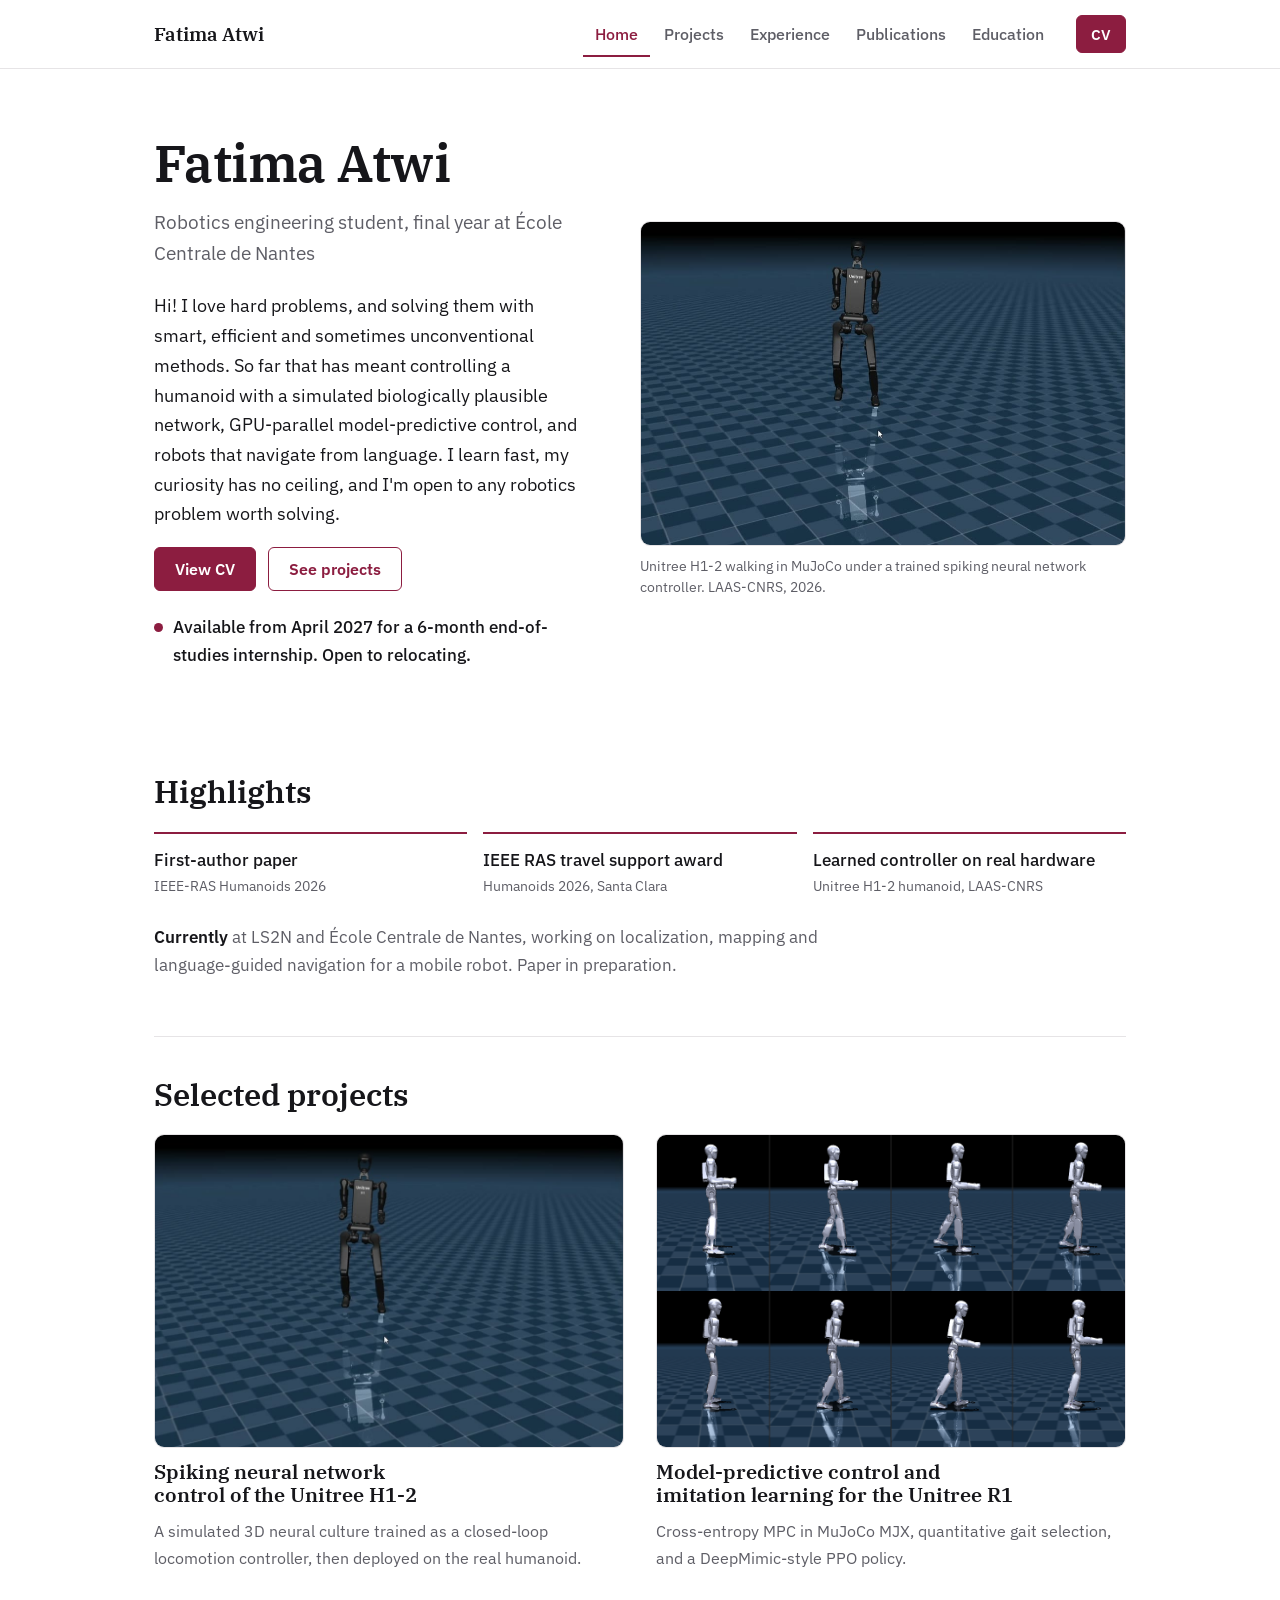
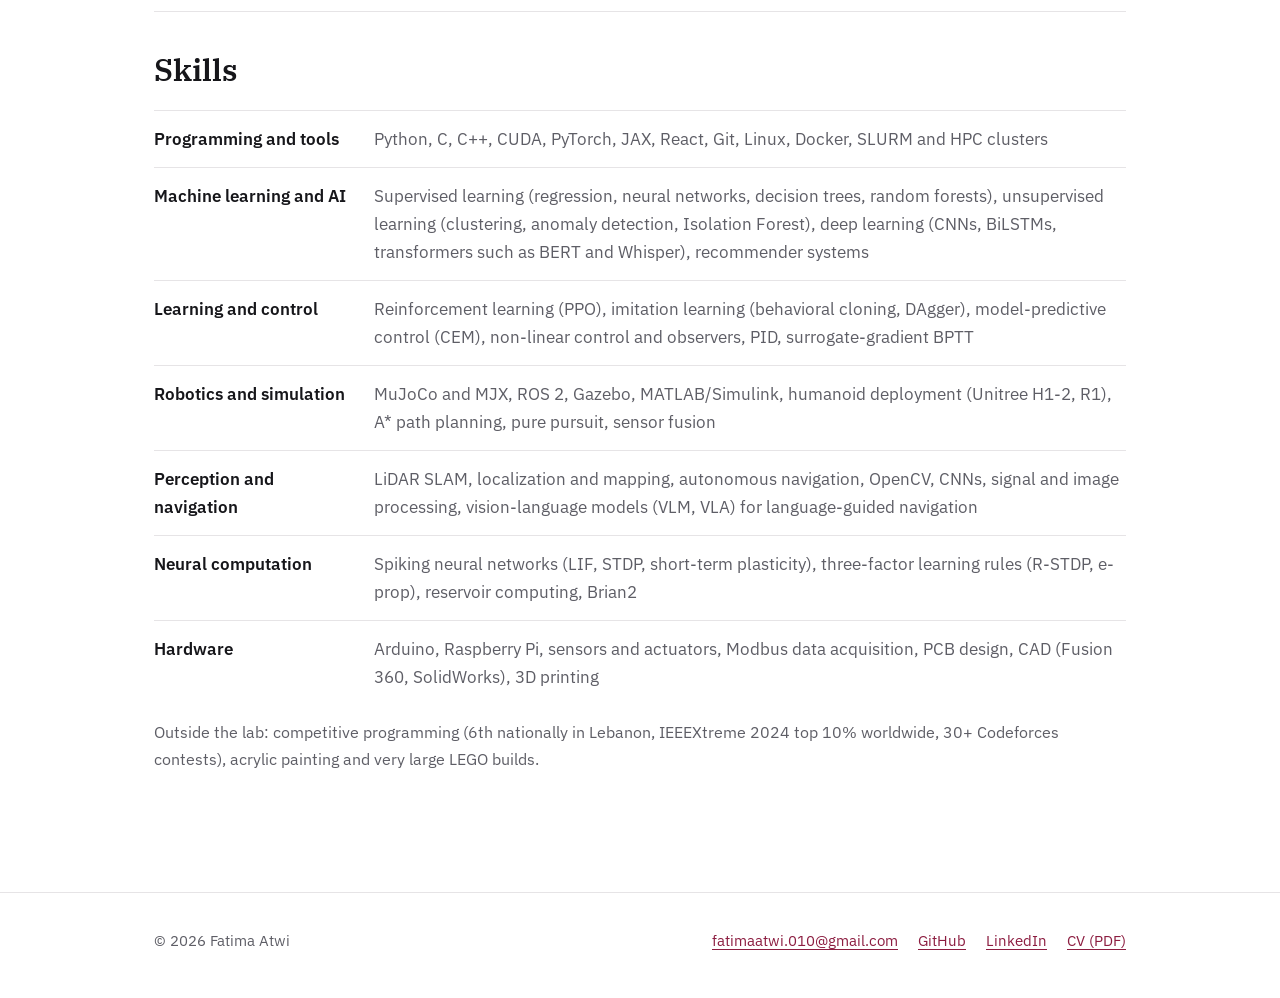
<file: index.html>
<!DOCTYPE html>
<html lang="en">
<head>
<meta charset="utf-8">
<meta name="viewport" content="width=device-width, initial-scale=1">
<title>Fatima Atwi, robotics engineer</title>
<meta name="description" content="Fatima Atwi, robotics engineer: humanoid locomotion, robot learning, model-predictive control and navigation. Available from April 2027.">
<meta property="og:type" content="website">
<meta property="og:title" content="Fatima Atwi, robotics engineer">
<meta property="og:description" content="Fatima Atwi, robotics engineer: humanoid locomotion, robot learning, model-predictive control and navigation. Available from April 2027.">
<meta property="og:url" content="https://fatima-at.github.io/index.html">
<meta property="og:image" content="https://fatima-at.github.io/assets/img/og-preview.jpg">
<meta name="twitter:card" content="summary_large_image">
<link rel="icon" href="assets/img/favicon.svg" type="image/svg+xml">
<link rel="preconnect" href="https://fonts.googleapis.com">
<link rel="preconnect" href="https://fonts.gstatic.com" crossorigin>
<link href="https://fonts.googleapis.com/css2?family=IBM+Plex+Sans:wght@400;500;600&family=IBM+Plex+Serif:wght@500;600&display=swap" rel="stylesheet">
<link rel="stylesheet" href="assets/css/style.css">
</head>
<body>
<header class="site-head">
  <div class="wrap">
    <a class="brand" href="index.html">Fatima Atwi</a>
    <nav class="nav" aria-label="Main"><a href="index.html" aria-current="page">Home</a><a href="projects.html">Projects</a><a href="experience.html">Experience</a><a href="publications.html">Publications</a><a href="education.html">Education</a></nav>
    <a class="btn btn-primary btn-small" href="assets/cv/Fatima_Atwi_CV.pdf" target="_blank" rel="noopener">CV</a>
  </div>
</header>
<main class="wrap">

<section class="hero">
  <div>
    <h1>Fatima Atwi</h1>
    <p class="role">Robotics engineering student, final year at École Centrale de Nantes</p>
    <p class="lead">Hi! I love hard problems, and solving them with smart, efficient and sometimes unconventional methods. So far that has meant controlling a humanoid with a simulated biologically plausible network, GPU-parallel model-predictive control, and robots that navigate from language. I learn fast, my curiosity has no ceiling, and I'm open to any robotics problem worth solving.</p>
    <div class="actions">
      <a class="btn btn-primary" href="assets/cv/Fatima_Atwi_CV.pdf" target="_blank" rel="noopener">View CV</a>
      <a class="btn btn-secondary" href="projects.html">See projects</a>
    </div>
    <p class="status">Available from April 2027 for a 6-month end-of-studies internship. Open to relocating.</p>
  </div>
  <figure>
  <div class="media"><video autoplay muted loop playsinline poster="assets/img/h1-2-sim-poster.jpg"><source src="assets/media/h1-2-sim.mp4" type="video/mp4"></video></div>
  <figcaption>Unitree H1-2 walking in MuJoCo under a trained spiking neural network controller. LAAS-CNRS, 2026.</figcaption>
</figure>
</section>

<section class="block">
  <h2>Highlights</h2>
  <ul class="highlights">
    <li>First-author paper<small>IEEE-RAS Humanoids 2026</small></li>
    <li>IEEE RAS travel support award<small>Humanoids 2026, Santa Clara</small></li>
    <li>Learned controller on real hardware<small>Unitree H1-2 humanoid, LAAS-CNRS</small></li>
  </ul>
  <p class="now"><strong>Currently</strong> at LS2N and École Centrale de Nantes, working on localization, mapping and language-guided navigation for a mobile robot. Paper in preparation.</p>
</section>

<section class="block">
  <h2>Selected projects</h2>
  <div class="cards two">
    <a class="card" href="projects/snn-humanoid-control.html">
      <div class="media"><img src="assets/img/h1-2-sim-poster.jpg" alt="Unitree H1-2 humanoid walking in simulation" loading="lazy"></div>
      <h3>Spiking neural network control of the Unitree H1-2</h3>
      <p>A simulated 3D neural culture trained as a closed-loop locomotion controller, then deployed on the real humanoid.</p>
    </a>
    <a class="card" href="projects/r1-mpc-imitation.html">
      <div class="media"><img src="assets/img/r1-gait-grid.png" alt="Gait keyframes of the Unitree R1 in simulation" loading="lazy"></div>
      <h3>Model-predictive control and imitation learning for the Unitree R1</h3>
      <p>Cross-entropy MPC in MuJoCo MJX, quantitative gait selection, and a DeepMimic-style PPO policy.</p>
    </a>
  </div>
</section>

<section class="block">
  <h2>Skills</h2>
  <dl class="skills">
    <dt>Programming and tools</dt><dd>Python, C, C++, CUDA, PyTorch, JAX, React, Git, Linux, Docker, SLURM and HPC clusters</dd>
    <dt>Machine learning and AI</dt><dd>Supervised learning (regression, neural networks, decision trees, random forests), unsupervised learning (clustering, anomaly detection, Isolation Forest), deep learning (CNNs, BiLSTMs, transformers such as BERT and Whisper), recommender systems</dd>
    <dt>Learning and control</dt><dd>Reinforcement learning (PPO), imitation learning (behavioral cloning, DAgger), model-predictive control (CEM), non-linear control and observers, PID, surrogate-gradient BPTT</dd>
    <dt>Robotics and simulation</dt><dd>MuJoCo and MJX, ROS 2, Gazebo, MATLAB/Simulink, humanoid deployment (Unitree H1-2, R1), A* path planning, pure pursuit, sensor fusion</dd>
    <dt>Perception and navigation</dt><dd>LiDAR SLAM, localization and mapping, autonomous navigation, OpenCV, CNNs, signal and image processing, vision-language models (VLM, VLA) for language-guided navigation</dd>
    <dt>Neural computation</dt><dd>Spiking neural networks (LIF, STDP, short-term plasticity), three-factor learning rules (R-STDP, e-prop), reservoir computing, Brian2</dd>
    <dt>Hardware</dt><dd>Arduino, Raspberry Pi, sensors and actuators, Modbus data acquisition, PCB design, CAD (Fusion 360, SolidWorks), 3D printing</dd>
  </dl>
  <p class="personal">Outside the lab: competitive programming (6th nationally in Lebanon, IEEEXtreme 2024 top 10% worldwide, 30+ Codeforces contests), acrylic painting and very large LEGO builds.</p>
</section>

</main>
<footer class="site-foot">
  <div class="wrap">
    <span>&copy; <span id="year">2026</span> Fatima Atwi</span>
    <nav aria-label="Contact">
      <a data-link="email" data-link-item href="#"></a>
      <a data-link="github" data-link-item href="#">GitHub</a>
      <a data-link="linkedin" data-link-item href="#">LinkedIn</a>
      <a href="assets/cv/Fatima_Atwi_CV.pdf" target="_blank" rel="noopener">CV (PDF)</a>
    </nav>
  </div>
</footer>
<script src="assets/js/site.js"></script>
</body>
</html>
</file>
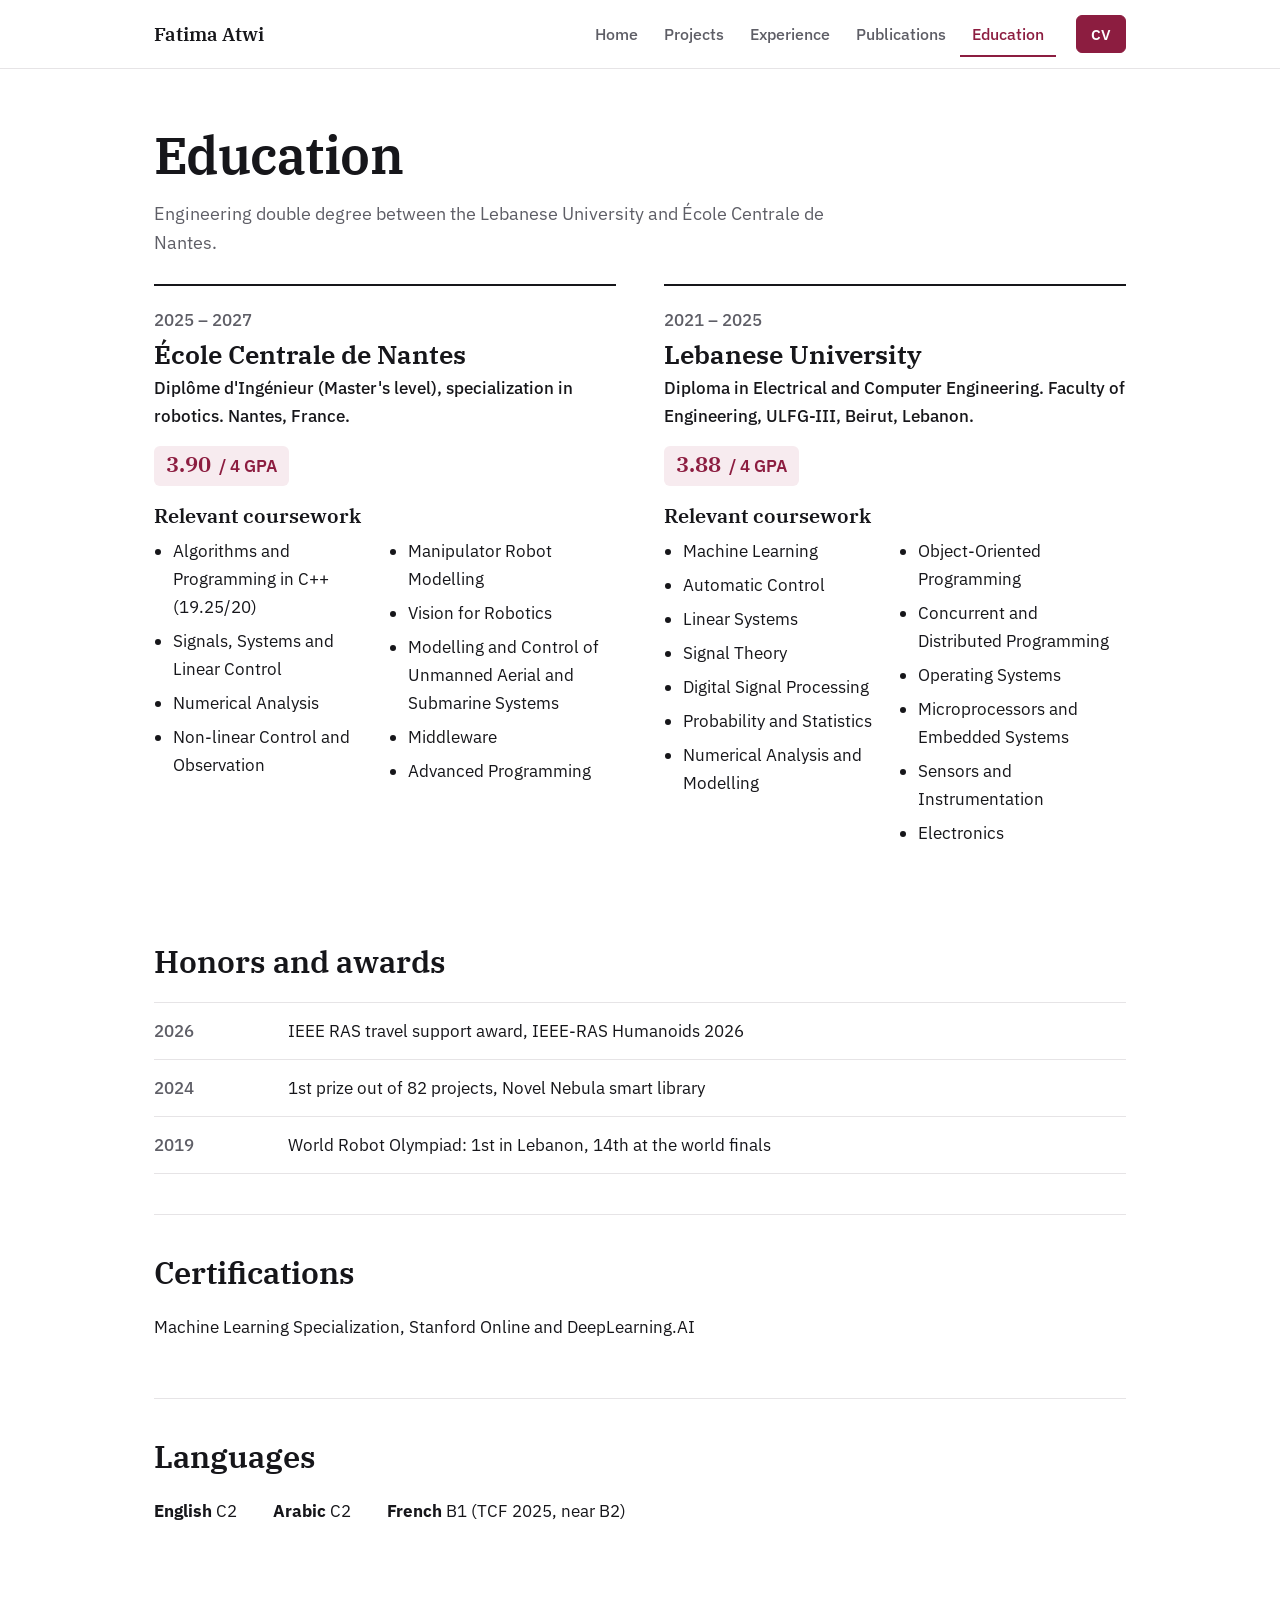
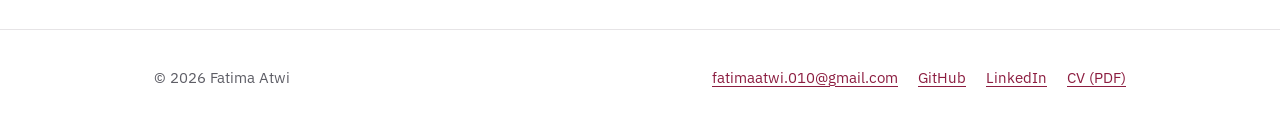
<file: education.html>
<!DOCTYPE html>
<html lang="en">
<head>
<meta charset="utf-8">
<meta name="viewport" content="width=device-width, initial-scale=1">
<title>Education | Fatima Atwi</title>
<meta name="description" content="Education and awards of Fatima Atwi: École Centrale de Nantes and the Lebanese University.">
<meta property="og:type" content="website">
<meta property="og:title" content="Education | Fatima Atwi">
<meta property="og:description" content="Education and awards of Fatima Atwi: École Centrale de Nantes and the Lebanese University.">
<meta property="og:url" content="https://fatima-at.github.io/education.html">
<meta property="og:image" content="https://fatima-at.github.io/assets/img/og-preview.jpg">
<meta name="twitter:card" content="summary_large_image">
<link rel="icon" href="assets/img/favicon.svg" type="image/svg+xml">
<link rel="preconnect" href="https://fonts.googleapis.com">
<link rel="preconnect" href="https://fonts.gstatic.com" crossorigin>
<link href="https://fonts.googleapis.com/css2?family=IBM+Plex+Sans:wght@400;500;600&family=IBM+Plex+Serif:wght@500;600&display=swap" rel="stylesheet">
<link rel="stylesheet" href="assets/css/style.css">
</head>
<body>
<header class="site-head">
  <div class="wrap">
    <a class="brand" href="index.html">Fatima Atwi</a>
    <nav class="nav" aria-label="Main"><a href="index.html">Home</a><a href="projects.html">Projects</a><a href="experience.html">Experience</a><a href="publications.html">Publications</a><a href="education.html" aria-current="page">Education</a></nav>
    <a class="btn btn-primary btn-small" href="assets/cv/Fatima_Atwi_CV.pdf" target="_blank" rel="noopener">CV</a>
  </div>
</header>
<main class="wrap">

<section class="page-head">
  <h1>Education</h1>
  <p>Engineering double degree between the Lebanese University and École Centrale de Nantes.</p>
</section>
<div class="edu">
  <article>
    <span class="when">2025 – 2027</span>
    <h2>École Centrale de Nantes</h2>
    <p class="degree">Diplôme d'Ingénieur (Master's level), specialization in robotics. Nantes, France.</p>
    <p class="gpa"><strong>3.90</strong> / 4 GPA</p>
    <h3>Relevant coursework</h3>
    <ul class="courses">
      <li>Algorithms and Programming in C++ (19.25/20)</li>
      <li>Signals, Systems and Linear Control</li>
      <li>Numerical Analysis</li>
      <li>Non-linear Control and Observation</li>
      <li>Manipulator Robot Modelling</li>
      <li>Vision for Robotics</li>
      <li>Modelling and Control of Unmanned Aerial and Submarine Systems</li>
      <li>Middleware</li>
      <li>Advanced Programming</li>
    </ul>
  </article>
  <article>
    <span class="when">2021 – 2025</span>
    <h2>Lebanese University</h2>
    <p class="degree">Diploma in Electrical and Computer Engineering. Faculty of Engineering, ULFG-III, Beirut, Lebanon.</p>
    <p class="gpa"><strong>3.88</strong> / 4 GPA</p>
    <h3>Relevant coursework</h3>
    <ul class="courses">
      <li>Machine Learning</li>
      <li>Automatic Control</li>
      <li>Linear Systems</li>
      <li>Signal Theory</li>
      <li>Digital Signal Processing</li>
      <li>Probability and Statistics</li>
      <li>Numerical Analysis and Modelling</li>
      <li>Object-Oriented Programming</li>
      <li>Concurrent and Distributed Programming</li>
      <li>Operating Systems</li>
      <li>Microprocessors and Embedded Systems</li>
      <li>Sensors and Instrumentation</li>
      <li>Electronics</li>
    </ul>
  </article>
</div>
<section class="block" style="margin-top:40px">
  <h2>Honors and awards</h2>
  <ul class="awards">
    <li><span class="year">2026</span><span>IEEE RAS travel support award, IEEE-RAS Humanoids 2026</span></li>
    <li><span class="year">2024</span><span>1st prize out of 82 projects, Novel Nebula smart library</span></li>
    <li><span class="year">2019</span><span>World Robot Olympiad: 1st in Lebanon, 14th at the world finals</span></li>
  </ul>
</section>
<section class="block">
  <h2>Certifications</h2>
  <p>Machine Learning Specialization, Stanford Online and DeepLearning.AI</p>
</section>
<section class="block">
  <h2>Languages</h2>
  <ul class="langs">
    <li><strong>English</strong> C2</li>
    <li><strong>Arabic</strong> C2</li>
    <li><strong>French</strong> B1 (TCF 2025, near B2)</li>
  </ul>
</section>

</main>
<footer class="site-foot">
  <div class="wrap">
    <span>&copy; <span id="year">2026</span> Fatima Atwi</span>
    <nav aria-label="Contact">
      <a data-link="email" data-link-item href="#"></a>
      <a data-link="github" data-link-item href="#">GitHub</a>
      <a data-link="linkedin" data-link-item href="#">LinkedIn</a>
      <a href="assets/cv/Fatima_Atwi_CV.pdf" target="_blank" rel="noopener">CV (PDF)</a>
    </nav>
  </div>
</footer>
<script src="assets/js/site.js"></script>
</body>
</html>
</file>
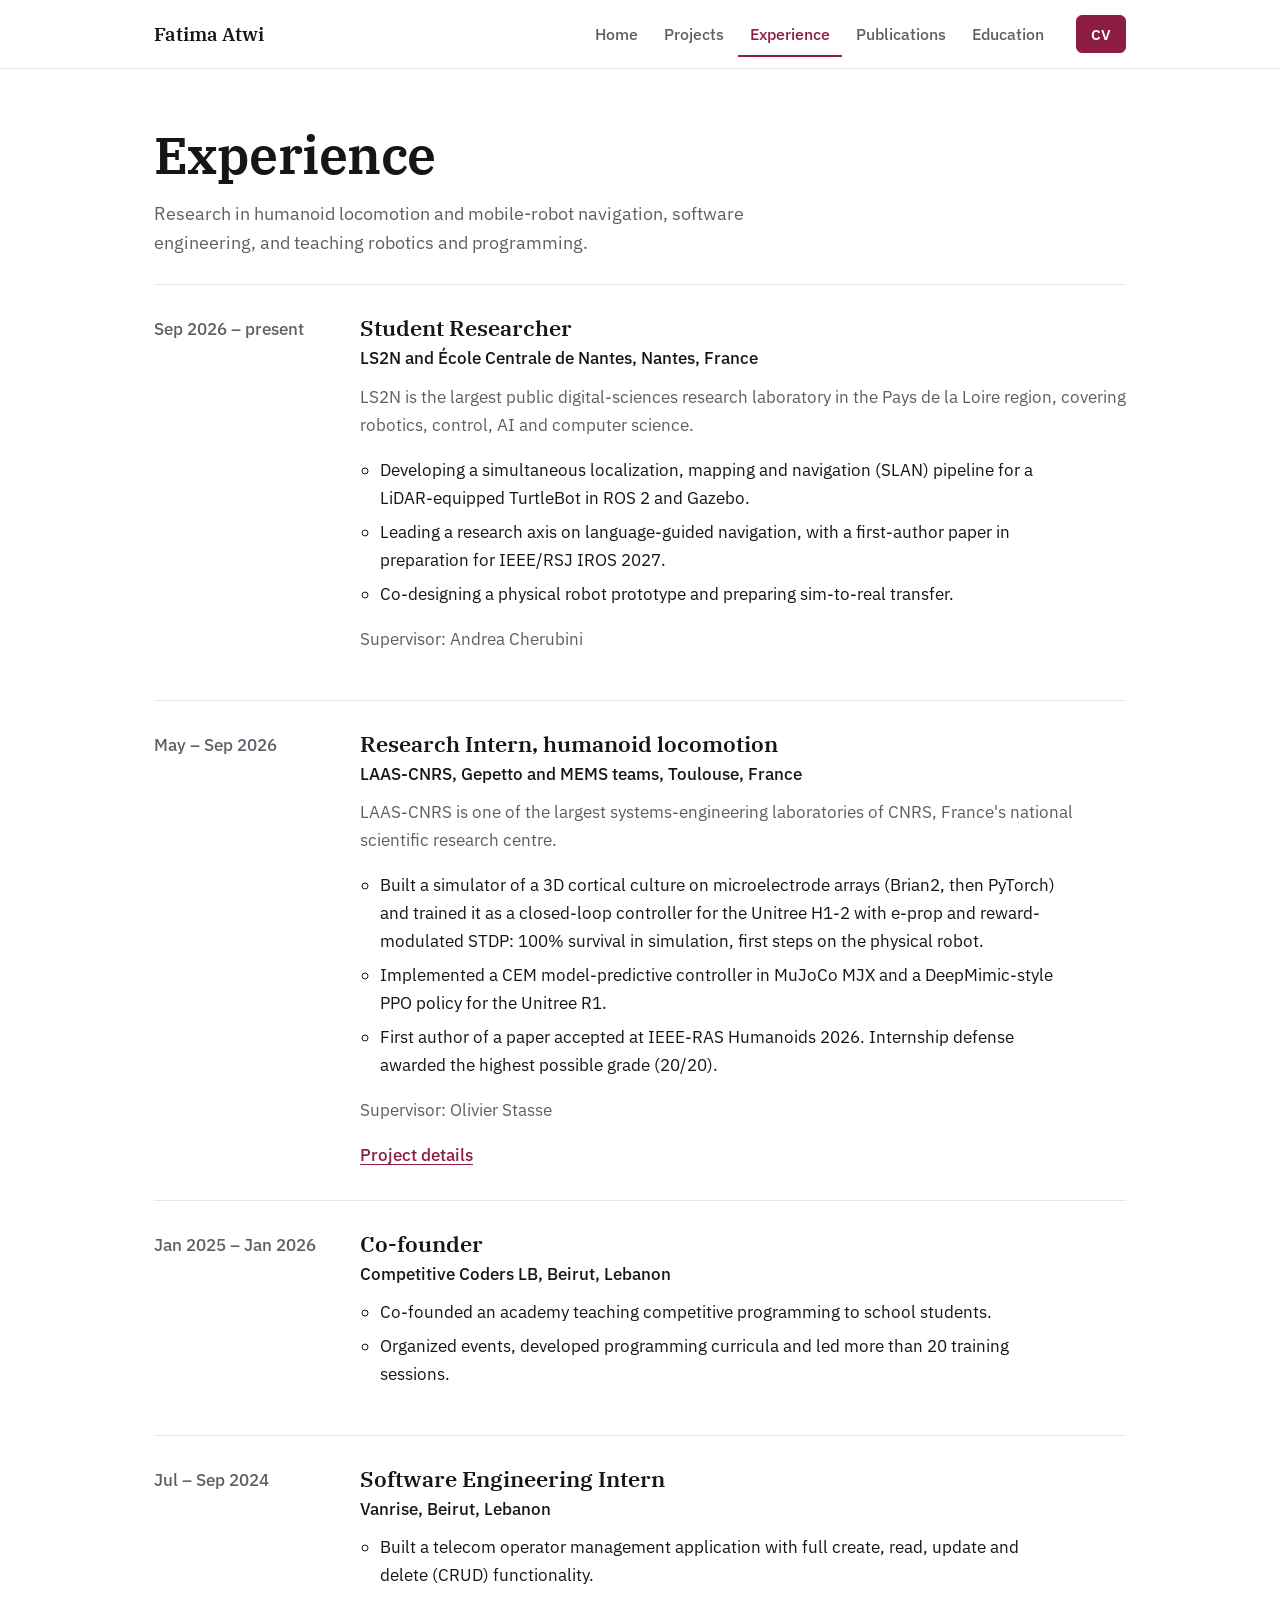
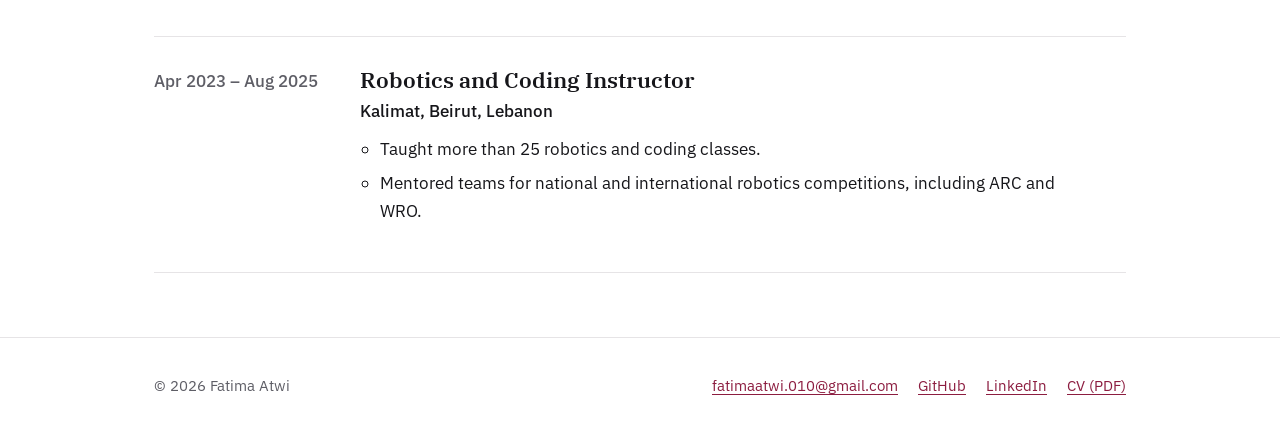
<file: experience.html>
<!DOCTYPE html>
<html lang="en">
<head>
<meta charset="utf-8">
<meta name="viewport" content="width=device-width, initial-scale=1">
<title>Experience | Fatima Atwi</title>
<meta name="description" content="Research, engineering and teaching experience of Fatima Atwi.">
<meta property="og:type" content="website">
<meta property="og:title" content="Experience | Fatima Atwi">
<meta property="og:description" content="Research, engineering and teaching experience of Fatima Atwi.">
<meta property="og:url" content="https://fatima-at.github.io/experience.html">
<meta property="og:image" content="https://fatima-at.github.io/assets/img/og-preview.jpg">
<meta name="twitter:card" content="summary_large_image">
<link rel="icon" href="assets/img/favicon.svg" type="image/svg+xml">
<link rel="preconnect" href="https://fonts.googleapis.com">
<link rel="preconnect" href="https://fonts.gstatic.com" crossorigin>
<link href="https://fonts.googleapis.com/css2?family=IBM+Plex+Sans:wght@400;500;600&family=IBM+Plex+Serif:wght@500;600&display=swap" rel="stylesheet">
<link rel="stylesheet" href="assets/css/style.css">
</head>
<body>
<header class="site-head">
  <div class="wrap">
    <a class="brand" href="index.html">Fatima Atwi</a>
    <nav class="nav" aria-label="Main"><a href="index.html">Home</a><a href="projects.html">Projects</a><a href="experience.html" aria-current="page">Experience</a><a href="publications.html">Publications</a><a href="education.html">Education</a></nav>
    <a class="btn btn-primary btn-small" href="assets/cv/Fatima_Atwi_CV.pdf" target="_blank" rel="noopener">CV</a>
  </div>
</header>
<main class="wrap">

<section class="page-head">
  <h1>Experience</h1>
  <p>Research in humanoid locomotion and mobile-robot navigation, software engineering, and teaching robotics and programming.</p>
</section>
<ol class="timeline">
  <li>
    <span class="when">Sep 2026 – present</span>
    <div>
      <h3>Student Researcher</h3>
      <p class="org">LS2N and École Centrale de Nantes, Nantes, France</p>
      <p class="muted">LS2N is the largest public digital-sciences research laboratory in the Pays de la Loire region, covering robotics, control, AI and computer science.</p>
      <ul>
        <li>Developing a simultaneous localization, mapping and navigation (SLAN) pipeline for a LiDAR-equipped TurtleBot in ROS 2 and Gazebo.</li>
        <li>Leading a research axis on language-guided navigation, with a first-author paper in preparation for IEEE/RSJ IROS 2027.</li>
        <li>Co-designing a physical robot prototype and preparing sim-to-real transfer.</li>
      </ul>
      <p class="muted">Supervisor: Andrea Cherubini</p>
    </div>
  </li>
  <li>
    <span class="when">May – Sep 2026</span>
    <div>
      <h3>Research Intern, humanoid locomotion</h3>
      <p class="org">LAAS-CNRS, Gepetto and MEMS teams, Toulouse, France</p>
      <p class="muted">LAAS-CNRS is one of the largest systems-engineering laboratories of CNRS, France's national scientific research centre.</p>
      <ul>
        <li>Built a simulator of a 3D cortical culture on microelectrode arrays (Brian2, then PyTorch) and trained it as a closed-loop controller for the Unitree H1-2 with e-prop and reward-modulated STDP: 100% survival in simulation, first steps on the physical robot.</li>
        <li>Implemented a CEM model-predictive controller in MuJoCo MJX and a DeepMimic-style PPO policy for the Unitree R1.</li>
        <li>First author of a paper accepted at IEEE-RAS Humanoids 2026. Internship defense awarded the highest possible grade (20/20).</li>
      </ul>
      <p class="muted">Supervisor: Olivier Stasse</p>
      <a class="more" href="projects/snn-humanoid-control.html">Project details</a>
    </div>
  </li>
  <li>
    <span class="when">Jan 2025 – Jan 2026</span>
    <div>
      <h3>Co-founder</h3>
      <p class="org">Competitive Coders LB, Beirut, Lebanon</p>
      <ul>
        <li>Co-founded an academy teaching competitive programming to school students.</li>
        <li>Organized events, developed programming curricula and led more than 20 training sessions.</li>
      </ul>
    </div>
  </li>
  <li>
    <span class="when">Jul – Sep 2024</span>
    <div>
      <h3>Software Engineering Intern</h3>
      <p class="org">Vanrise, Beirut, Lebanon</p>
      <ul>
        <li>Built a telecom operator management application with full create, read, update and delete (CRUD) functionality.</li>
      </ul>
    </div>
  </li>
  <li>
    <span class="when">Apr 2023 – Aug 2025</span>
    <div>
      <h3>Robotics and Coding Instructor</h3>
      <p class="org">Kalimat, Beirut, Lebanon</p>
      <ul>
        <li>Taught more than 25 robotics and coding classes.</li>
        <li>Mentored teams for national and international robotics competitions, including ARC and WRO.</li>
      </ul>
    </div>
  </li>
</ol>

</main>
<footer class="site-foot">
  <div class="wrap">
    <span>&copy; <span id="year">2026</span> Fatima Atwi</span>
    <nav aria-label="Contact">
      <a data-link="email" data-link-item href="#"></a>
      <a data-link="github" data-link-item href="#">GitHub</a>
      <a data-link="linkedin" data-link-item href="#">LinkedIn</a>
      <a href="assets/cv/Fatima_Atwi_CV.pdf" target="_blank" rel="noopener">CV (PDF)</a>
    </nav>
  </div>
</footer>
<script src="assets/js/site.js"></script>
</body>
</html>
</file>
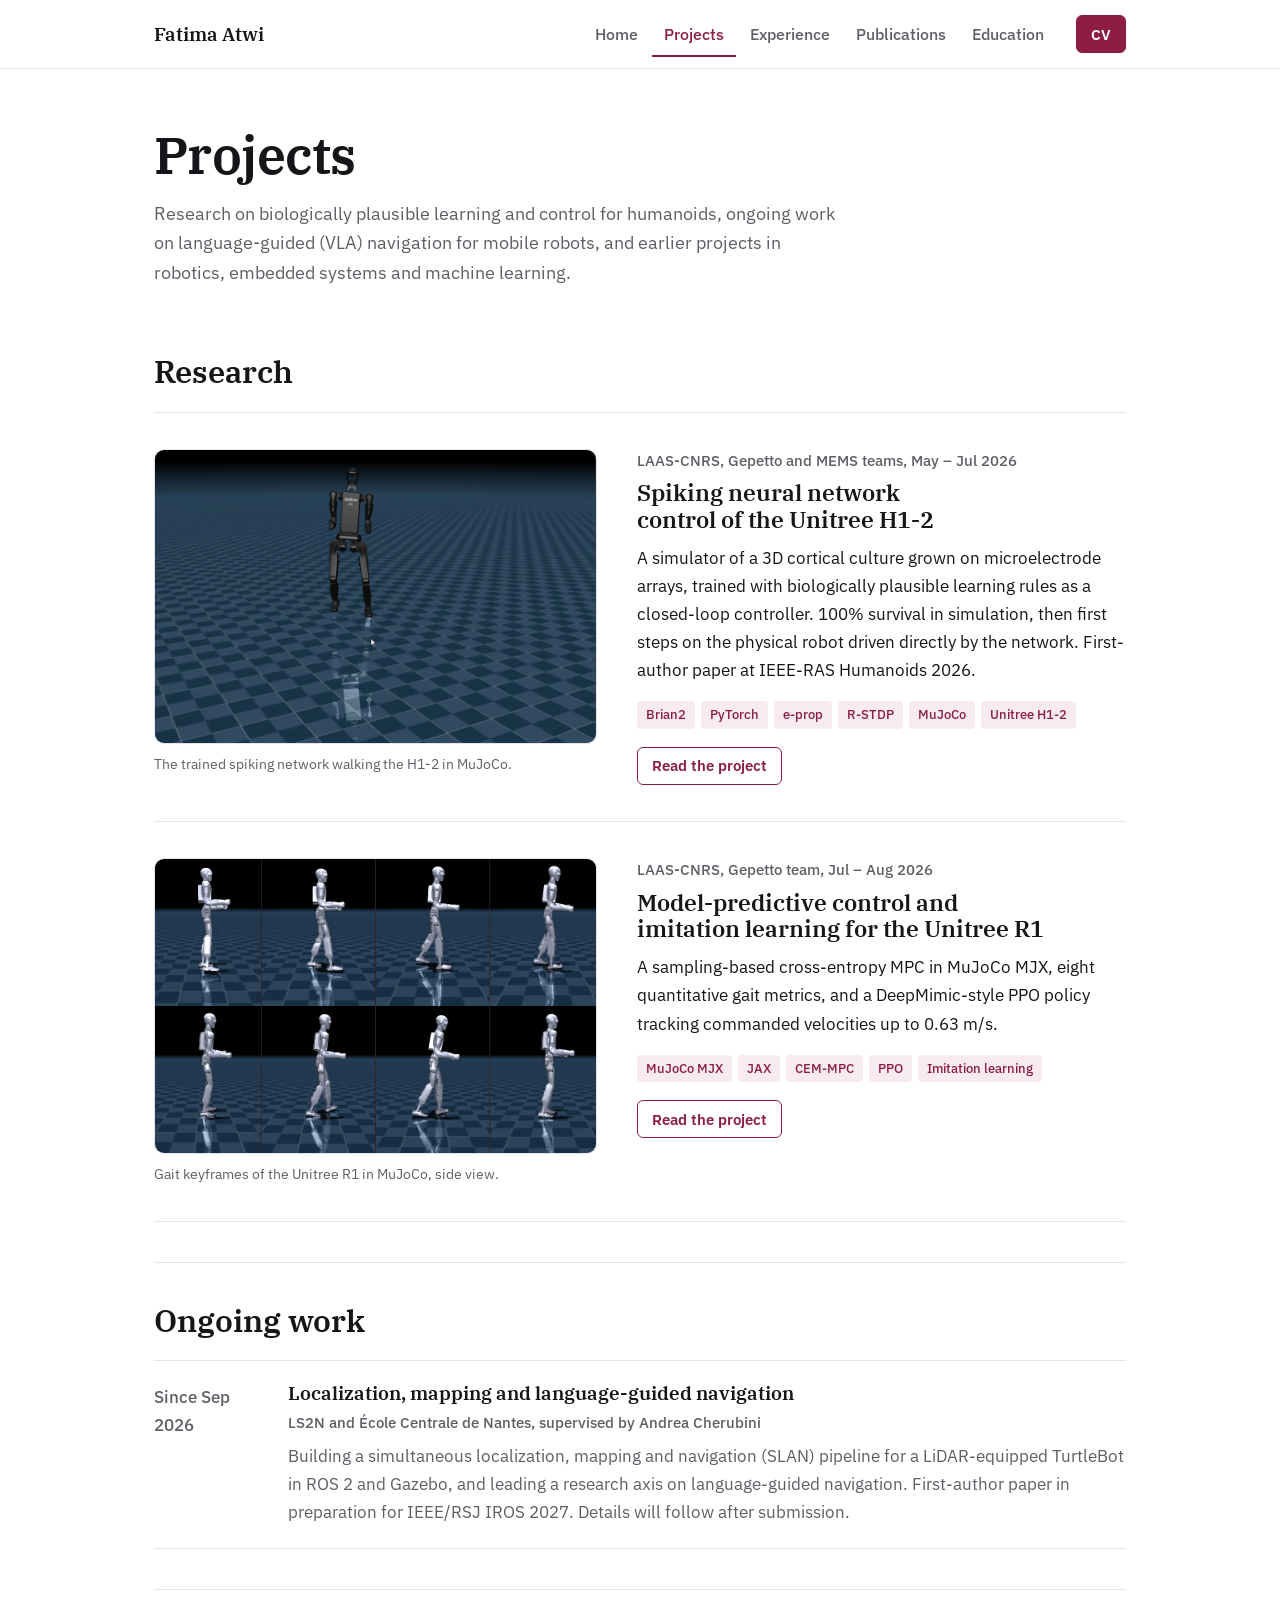
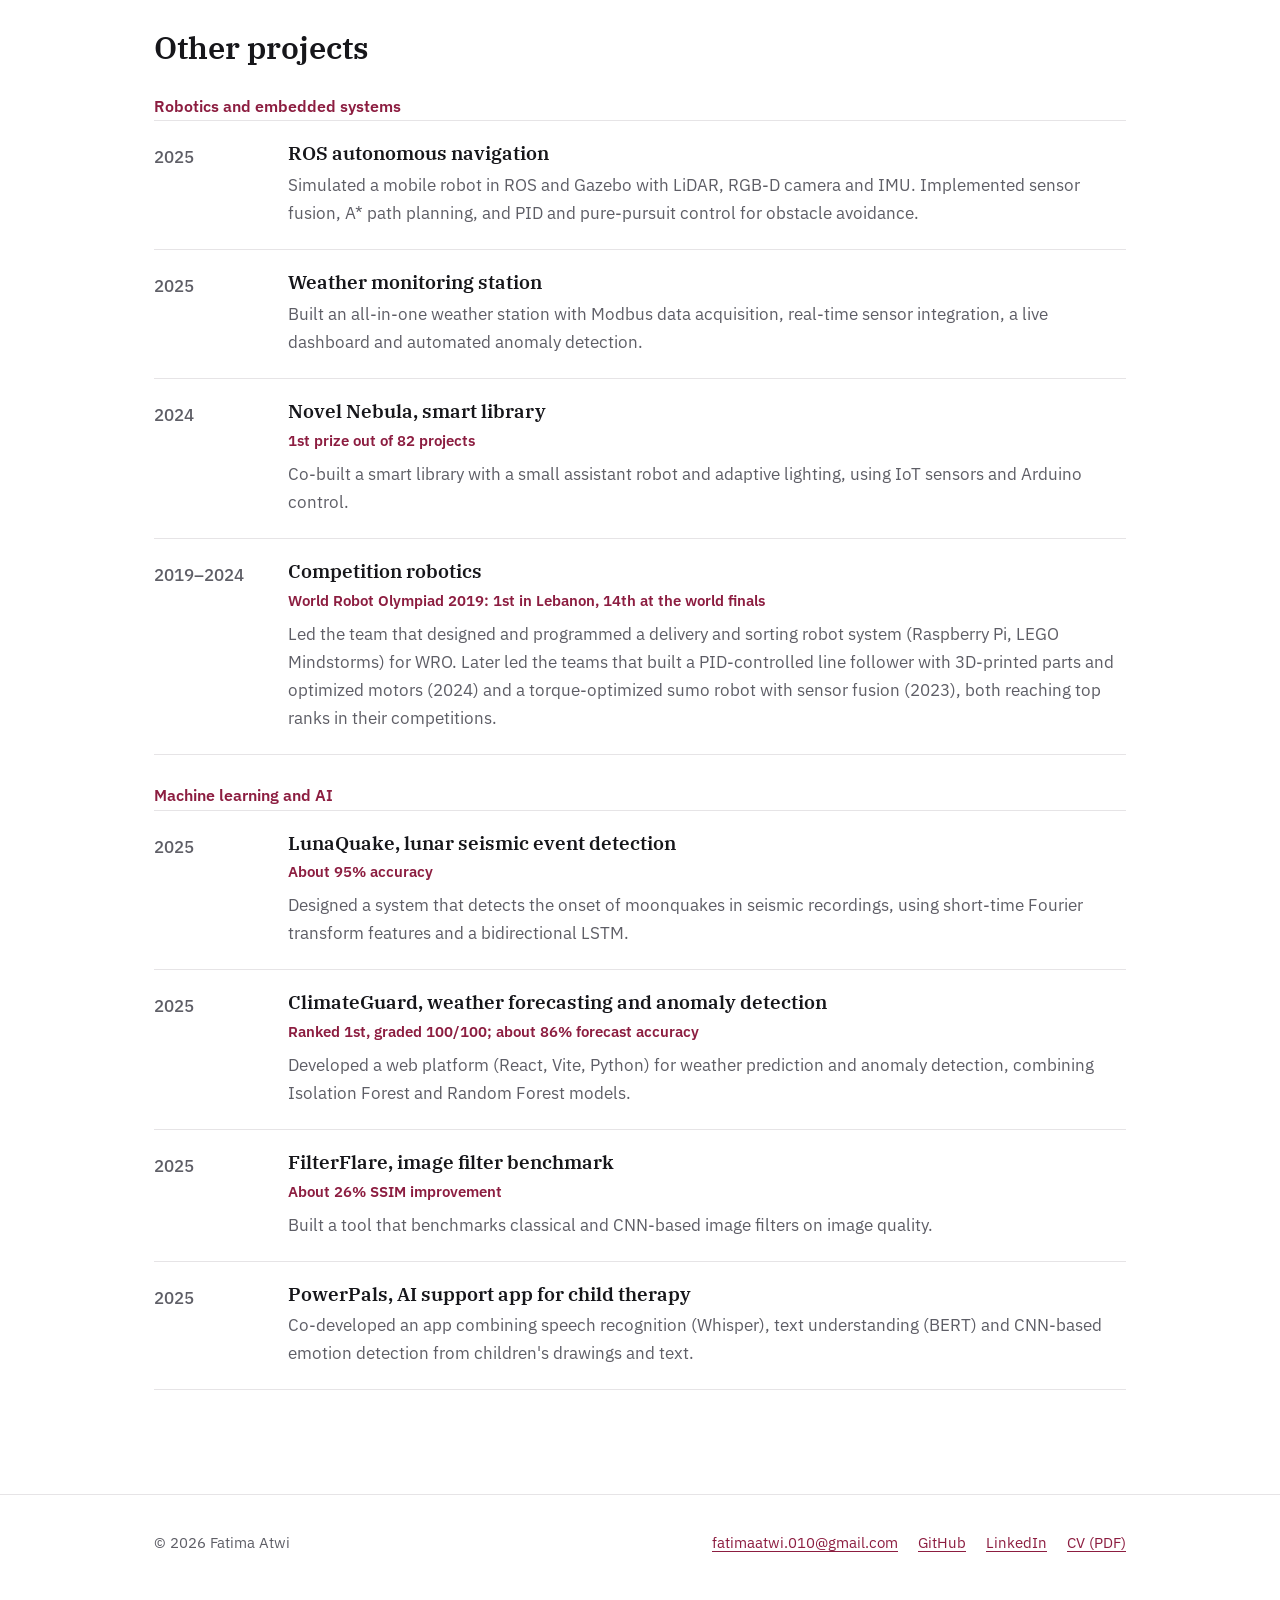
<file: projects.html>
<!DOCTYPE html>
<html lang="en">
<head>
<meta charset="utf-8">
<meta name="viewport" content="width=device-width, initial-scale=1">
<title>Projects | Fatima Atwi</title>
<meta name="description" content="Projects by Fatima Atwi: spiking-network control of a humanoid, model-predictive control and RL, navigation, and competition robotics.">
<meta property="og:type" content="website">
<meta property="og:title" content="Projects | Fatima Atwi">
<meta property="og:description" content="Projects by Fatima Atwi: spiking-network control of a humanoid, model-predictive control and RL, navigation, and competition robotics.">
<meta property="og:url" content="https://fatima-at.github.io/projects.html">
<meta property="og:image" content="https://fatima-at.github.io/assets/img/og-preview.jpg">
<meta name="twitter:card" content="summary_large_image">
<link rel="icon" href="assets/img/favicon.svg" type="image/svg+xml">
<link rel="preconnect" href="https://fonts.googleapis.com">
<link rel="preconnect" href="https://fonts.gstatic.com" crossorigin>
<link href="https://fonts.googleapis.com/css2?family=IBM+Plex+Sans:wght@400;500;600&family=IBM+Plex+Serif:wght@500;600&display=swap" rel="stylesheet">
<link rel="stylesheet" href="assets/css/style.css">
</head>
<body>
<header class="site-head">
  <div class="wrap">
    <a class="brand" href="index.html">Fatima Atwi</a>
    <nav class="nav" aria-label="Main"><a href="index.html">Home</a><a href="projects.html" aria-current="page">Projects</a><a href="experience.html">Experience</a><a href="publications.html">Publications</a><a href="education.html">Education</a></nav>
    <a class="btn btn-primary btn-small" href="assets/cv/Fatima_Atwi_CV.pdf" target="_blank" rel="noopener">CV</a>
  </div>
</header>
<main class="wrap">

<section class="page-head">
  <h1>Projects</h1>
  <p>Research on biologically plausible learning and control for humanoids, ongoing work on language-guided (VLA) navigation for mobile robots, and earlier projects in robotics, embedded systems and machine learning.</p>
</section>

<section class="block">
  <h2>Research</h2>
  <article class="proj-row">
    <figure>
  <div class="media"><video autoplay muted loop playsinline poster="assets/img/h1-2-sim-poster.jpg"><source src="assets/media/h1-2-sim.mp4" type="video/mp4"></video></div>
  <figcaption>The trained spiking network walking the H1-2 in MuJoCo.</figcaption>
</figure>
    <div>
      <p class="where">LAAS-CNRS, Gepetto and MEMS teams, May – Jul 2026</p>
      <h3><a href="projects/snn-humanoid-control.html">Spiking neural network control of the Unitree H1-2</a></h3>
      <p>A simulator of a 3D cortical culture grown on microelectrode arrays, trained with biologically plausible learning rules as a closed-loop controller. 100% survival in simulation, then first steps on the physical robot driven directly by the network. First-author paper at IEEE-RAS Humanoids 2026.</p>
      <ul class="tags"><li>Brian2</li><li>PyTorch</li><li>e-prop</li><li>R-STDP</li><li>MuJoCo</li><li>Unitree H1-2</li></ul>
      <a class="btn btn-secondary btn-small" href="projects/snn-humanoid-control.html">Read the project</a>
    </div>
  </article>
  <article class="proj-row">
    <figure class="">
  <div class="media"><img src="assets/img/r1-gait-grid.png" alt="Gait keyframes of the Unitree R1"></div>
  <figcaption>Gait keyframes of the Unitree R1 in MuJoCo, side view.</figcaption>
</figure>
    <div>
      <p class="where">LAAS-CNRS, Gepetto team, Jul – Aug 2026</p>
      <h3><a href="projects/r1-mpc-imitation.html">Model-predictive control and imitation learning for the Unitree R1</a></h3>
      <p>A sampling-based cross-entropy MPC in MuJoCo MJX, eight quantitative gait metrics, and a DeepMimic-style PPO policy tracking commanded velocities up to 0.63 m/s.</p>
      <ul class="tags"><li>MuJoCo MJX</li><li>JAX</li><li>CEM-MPC</li><li>PPO</li><li>Imitation learning</li></ul>
      <a class="btn btn-secondary btn-small" href="projects/r1-mpc-imitation.html">Read the project</a>
    </div>
  </article>
</section>

<section class="block" id="ongoing">
  <h2>Ongoing work</h2>
  <ul class="others">
    <li>
      <span class="year">Since Sep 2026</span>
      <div>
        <h3>Localization, mapping and language-guided navigation</h3>
        <p class="where" style="margin-bottom:6px">LS2N and École Centrale de Nantes, supervised by Andrea Cherubini</p>
        <p>Building a simultaneous localization, mapping and navigation (SLAN) pipeline for a LiDAR-equipped TurtleBot in ROS 2 and Gazebo, and leading a research axis on language-guided navigation. First-author paper in preparation for IEEE/RSJ IROS 2027. Details will follow after submission.</p>
      </div>
    </li>
  </ul>
</section>

<section class="block">
  <h2>Other projects</h2>
  <h3 class="group">Robotics and embedded systems</h3>
  <ul class="others">
    <li>
      <span class="year">2025</span>
      <div>
        <h3>ROS autonomous navigation</h3>
        <p>Simulated a mobile robot in ROS and Gazebo with LiDAR, RGB-D camera and IMU. Implemented sensor fusion, A* path planning, and PID and pure-pursuit control for obstacle avoidance.</p>
      </div>
    </li>
    <li>
      <span class="year">2025</span>
      <div>
        <h3>Weather monitoring station</h3>
        <p>Built an all-in-one weather station with Modbus data acquisition, real-time sensor integration, a live dashboard and automated anomaly detection.</p>
      </div>
    </li>
    <li>
      <span class="year">2024</span>
      <div>
        <h3>Novel Nebula, smart library</h3>
        <p class="award">1st prize out of 82 projects</p>
        <p>Co-built a smart library with a small assistant robot and adaptive lighting, using IoT sensors and Arduino control.</p>
      </div>
    </li>
    <li>
      <span class="year">2019–2024</span>
      <div>
        <h3>Competition robotics</h3>
        <p class="award">World Robot Olympiad 2019: 1st in Lebanon, 14th at the world finals</p>
        <p>Led the team that designed and programmed a delivery and sorting robot system (Raspberry Pi, LEGO Mindstorms) for WRO. Later led the teams that built a PID-controlled line follower with 3D-printed parts and optimized motors (2024) and a torque-optimized sumo robot with sensor fusion (2023), both reaching top ranks in their competitions.</p>
      </div>
    </li>
  </ul>
  <h3 class="group">Machine learning and AI</h3>
  <ul class="others">
    <li>
      <span class="year">2025</span>
      <div>
        <h3>LunaQuake, lunar seismic event detection</h3>
        <p class="award">About 95% accuracy</p>
        <p>Designed a system that detects the onset of moonquakes in seismic recordings, using short-time Fourier transform features and a bidirectional LSTM.</p>
      </div>
    </li>
    <li>
      <span class="year">2025</span>
      <div>
        <h3>ClimateGuard, weather forecasting and anomaly detection</h3>
        <p class="award">Ranked 1st, graded 100/100; about 86% forecast accuracy</p>
        <p>Developed a web platform (React, Vite, Python) for weather prediction and anomaly detection, combining Isolation Forest and Random Forest models.</p>
      </div>
    </li>
    <li>
      <span class="year">2025</span>
      <div>
        <h3>FilterFlare, image filter benchmark</h3>
        <p class="award">About 26% SSIM improvement</p>
        <p>Built a tool that benchmarks classical and CNN-based image filters on image quality.</p>
      </div>
    </li>
    <li>
      <span class="year">2025</span>
      <div>
        <h3>PowerPals, AI support app for child therapy</h3>
        <p>Co-developed an app combining speech recognition (Whisper), text understanding (BERT) and CNN-based emotion detection from children's drawings and text.</p>
      </div>
    </li>
  </ul>
</section>

</main>
<footer class="site-foot">
  <div class="wrap">
    <span>&copy; <span id="year">2026</span> Fatima Atwi</span>
    <nav aria-label="Contact">
      <a data-link="email" data-link-item href="#"></a>
      <a data-link="github" data-link-item href="#">GitHub</a>
      <a data-link="linkedin" data-link-item href="#">LinkedIn</a>
      <a href="assets/cv/Fatima_Atwi_CV.pdf" target="_blank" rel="noopener">CV (PDF)</a>
    </nav>
  </div>
</footer>
<script src="assets/js/site.js"></script>
</body>
</html>
</file>
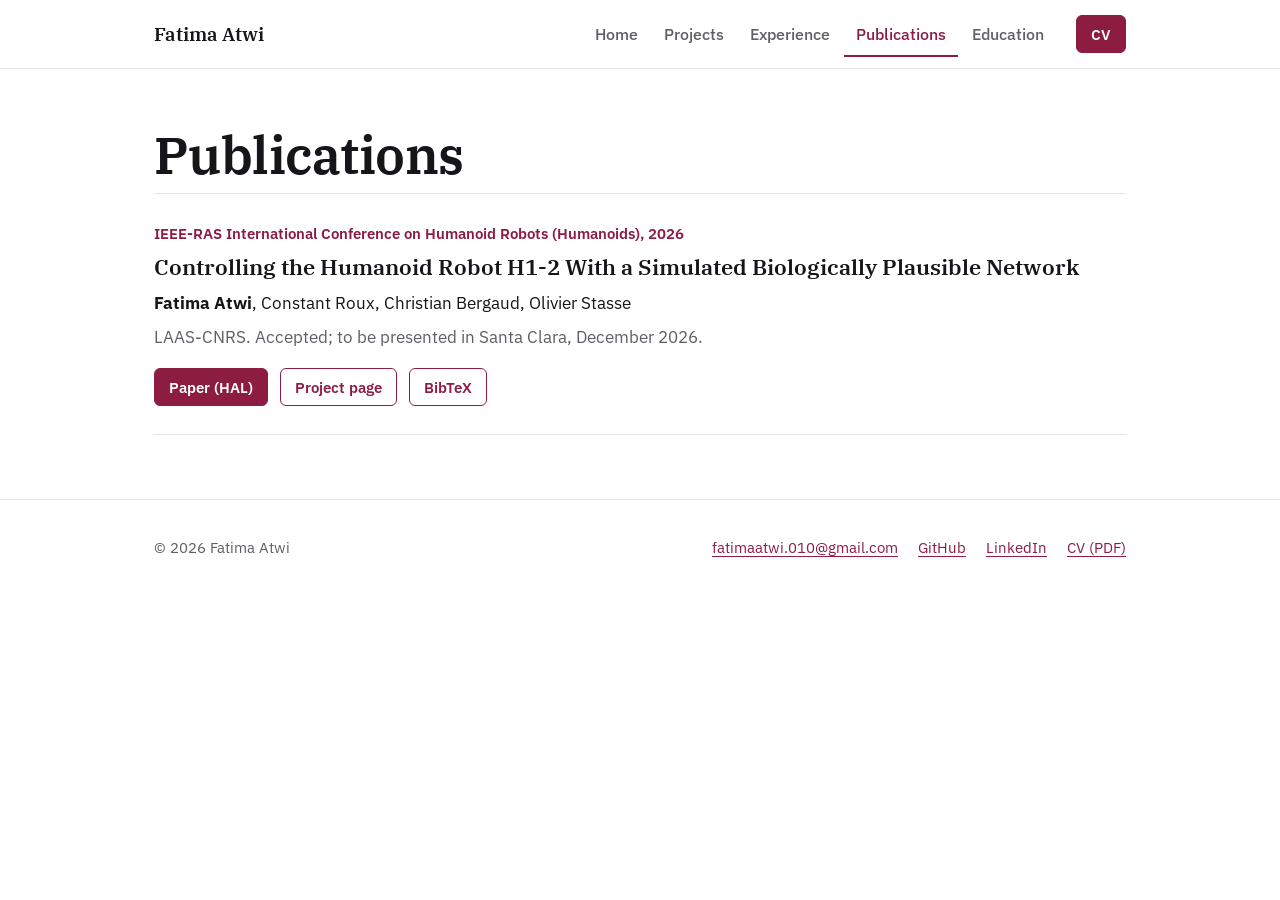
<file: publications.html>
<!DOCTYPE html>
<html lang="en">
<head>
<meta charset="utf-8">
<meta name="viewport" content="width=device-width, initial-scale=1">
<title>Publications | Fatima Atwi</title>
<meta name="description" content="Publications of Fatima Atwi, including IEEE-RAS Humanoids 2026.">
<meta property="og:type" content="website">
<meta property="og:title" content="Publications | Fatima Atwi">
<meta property="og:description" content="Publications of Fatima Atwi, including IEEE-RAS Humanoids 2026.">
<meta property="og:url" content="https://fatima-at.github.io/publications.html">
<meta property="og:image" content="https://fatima-at.github.io/assets/img/og-preview.jpg">
<meta name="twitter:card" content="summary_large_image">
<link rel="icon" href="assets/img/favicon.svg" type="image/svg+xml">
<link rel="preconnect" href="https://fonts.googleapis.com">
<link rel="preconnect" href="https://fonts.gstatic.com" crossorigin>
<link href="https://fonts.googleapis.com/css2?family=IBM+Plex+Sans:wght@400;500;600&family=IBM+Plex+Serif:wght@500;600&display=swap" rel="stylesheet">
<link rel="stylesheet" href="assets/css/style.css">
</head>
<body>
<header class="site-head">
  <div class="wrap">
    <a class="brand" href="index.html">Fatima Atwi</a>
    <nav class="nav" aria-label="Main"><a href="index.html">Home</a><a href="projects.html">Projects</a><a href="experience.html">Experience</a><a href="publications.html" aria-current="page">Publications</a><a href="education.html">Education</a></nav>
    <a class="btn btn-primary btn-small" href="assets/cv/Fatima_Atwi_CV.pdf" target="_blank" rel="noopener">CV</a>
  </div>
</header>
<main class="wrap">

<section class="page-head">
  <h1>Publications</h1>
</section>
<article class="pub">
  <p class="venue">IEEE-RAS International Conference on Humanoid Robots (Humanoids), 2026</p>
  <h3>Controlling the Humanoid Robot H1-2 With a Simulated Biologically Plausible Network</h3>
  <p class="authors"><strong>Fatima Atwi</strong>, Constant Roux, Christian Bergaud, Olivier Stasse</p>
  <p class="muted">LAAS-CNRS. Accepted; to be presented in Santa Clara, December 2026.</p>
  <div class="actions">
    <a class="btn btn-primary btn-small" data-link="hal" data-link-item href="#">Paper (HAL)</a>
    <a class="btn btn-secondary btn-small" data-link="project" data-link-item href="#">Project page</a>
    <button class="btn btn-secondary btn-small" type="button" data-bib="bib1" aria-expanded="false">BibTeX</button>
  </div>
  <div class="bib" id="bib1">
    <pre id="bib1-text">@inproceedings{atwi2026h12,
  title     = {Controlling the Humanoid Robot H1-2 With a Simulated Biologically Plausible Network},
  author    = {Atwi, Fatima and Roux, Constant and Bergaud, Christian and Stasse, Olivier},
  booktitle = {IEEE-RAS International Conference on Humanoid Robots (Humanoids)},
  year      = {2026}
}</pre>
    <button class="btn btn-secondary btn-small" type="button" data-copy="bib1-text">Copy BibTeX</button>
  </div>
</article>

</main>
<footer class="site-foot">
  <div class="wrap">
    <span>&copy; <span id="year">2026</span> Fatima Atwi</span>
    <nav aria-label="Contact">
      <a data-link="email" data-link-item href="#"></a>
      <a data-link="github" data-link-item href="#">GitHub</a>
      <a data-link="linkedin" data-link-item href="#">LinkedIn</a>
      <a href="assets/cv/Fatima_Atwi_CV.pdf" target="_blank" rel="noopener">CV (PDF)</a>
    </nav>
  </div>
</footer>
<script src="assets/js/site.js"></script>
</body>
</html>
</file>
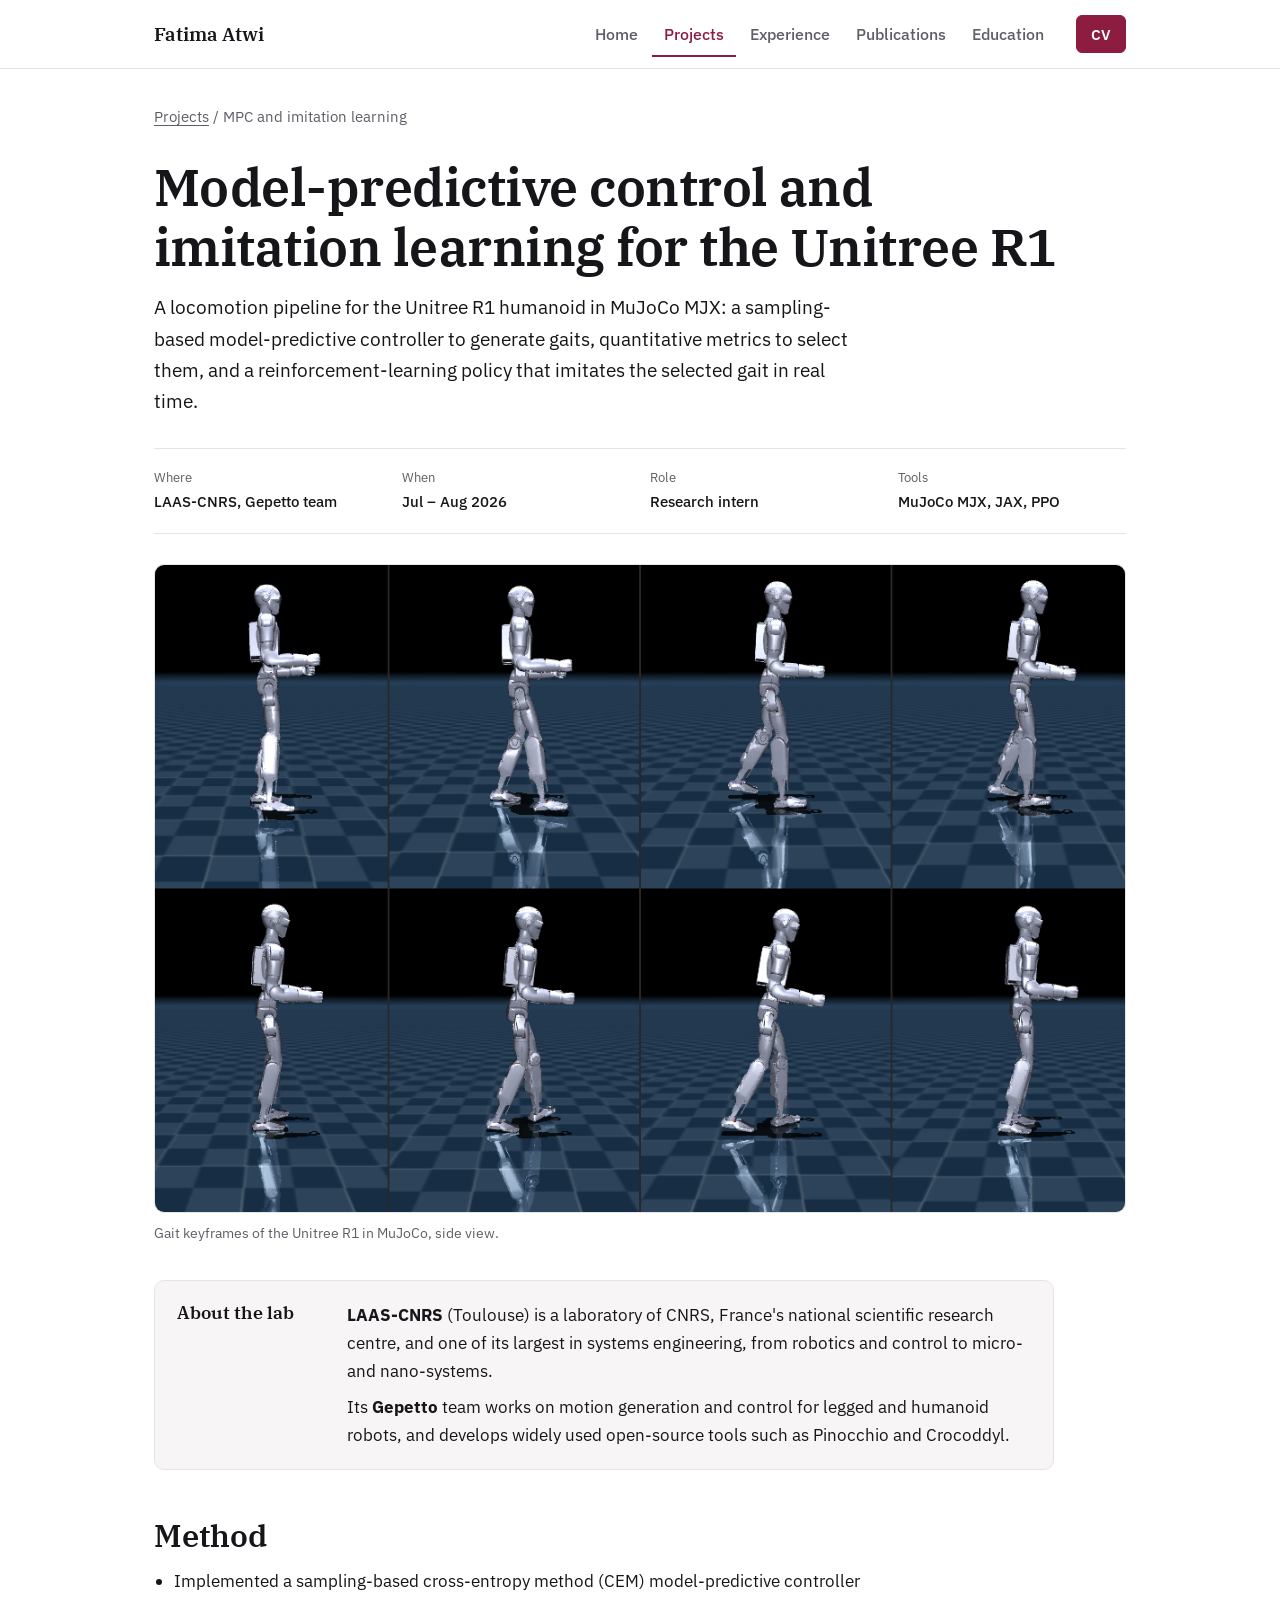
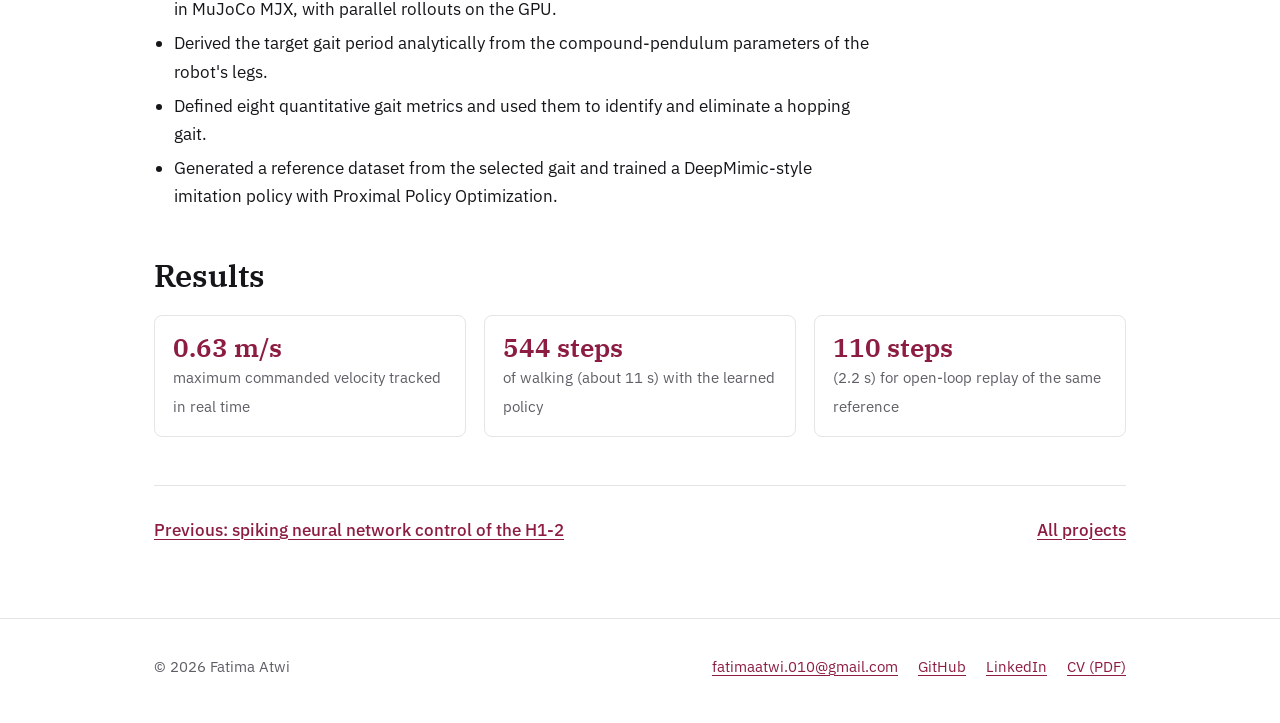
<file: projects/r1-mpc-imitation.html>
<!DOCTYPE html>
<html lang="en">
<head>
<meta charset="utf-8">
<meta name="viewport" content="width=device-width, initial-scale=1">
<title>MPC and imitation learning for the R1 | Fatima Atwi</title>
<meta name="description" content="Cross-entropy MPC in MuJoCo MJX and a DeepMimic-style PPO policy for the Unitree R1 humanoid.">
<meta property="og:type" content="website">
<meta property="og:title" content="MPC and imitation learning for the R1 | Fatima Atwi">
<meta property="og:description" content="Cross-entropy MPC in MuJoCo MJX and a DeepMimic-style PPO policy for the Unitree R1 humanoid.">
<meta property="og:url" content="https://fatima-at.github.io/projects/r1-mpc-imitation.html">
<meta property="og:image" content="https://fatima-at.github.io/assets/img/og-preview.jpg">
<meta name="twitter:card" content="summary_large_image">
<link rel="icon" href="../assets/img/favicon.svg" type="image/svg+xml">
<link rel="preconnect" href="https://fonts.googleapis.com">
<link rel="preconnect" href="https://fonts.gstatic.com" crossorigin>
<link href="https://fonts.googleapis.com/css2?family=IBM+Plex+Sans:wght@400;500;600&family=IBM+Plex+Serif:wght@500;600&display=swap" rel="stylesheet">
<link rel="stylesheet" href="../assets/css/style.css">
</head>
<body>
<header class="site-head">
  <div class="wrap">
    <a class="brand" href="../index.html">Fatima Atwi</a>
    <nav class="nav" aria-label="Main"><a href="../index.html">Home</a><a href="../projects.html" aria-current="page">Projects</a><a href="../experience.html">Experience</a><a href="../publications.html">Publications</a><a href="../education.html">Education</a></nav>
    <a class="btn btn-primary btn-small" href="../assets/cv/Fatima_Atwi_CV.pdf" target="_blank" rel="noopener">CV</a>
  </div>
</header>
<main class="wrap">

<p class="crumbs"><a href="../projects.html">Projects</a> / MPC and imitation learning</p>
<section class="detail-head">
  <h1>Model-predictive control and imitation learning for the Unitree R1</h1>
  <p class="summary">A locomotion pipeline for the Unitree R1 humanoid in MuJoCo MJX: a sampling-based model-predictive controller to generate gaits, quantitative metrics to select them, and a reinforcement-learning policy that imitates the selected gait in real time.</p>
  <dl class="meta">
    <div><dt>Where</dt><dd>LAAS-CNRS, Gepetto team</dd></div>
    <div><dt>When</dt><dd>Jul – Aug 2026</dd></div>
    <div><dt>Role</dt><dd>Research intern</dd></div>
    <div><dt>Tools</dt><dd>MuJoCo MJX, JAX, PPO</dd></div>
  </dl>
</section>

<figure class="">
  <div class="media"><img src="../assets/img/r1-gait-grid.png" alt="Gait keyframes of the Unitree R1"></div>
  <figcaption>Gait keyframes of the Unitree R1 in MuJoCo, side view.</figcaption>
</figure>

<aside class="lab" aria-label="About the lab">
  <h2>About the lab</h2>
  <div>
    <p><strong>LAAS-CNRS</strong> (Toulouse) is a laboratory of CNRS, France's national scientific research centre, and one of its largest in systems engineering, from robotics and control to micro- and nano-systems.</p>
    <p>Its <strong>Gepetto</strong> team works on motion generation and control for legged and humanoid robots, and develops widely used open-source tools such as Pinocchio and Crocoddyl.</p>
  </div>
</aside>

<div class="prose">
  <h2>Method</h2>
  <ul>
    <li>Implemented a sampling-based cross-entropy method (CEM) model-predictive controller in MuJoCo MJX, with parallel rollouts on the GPU.</li>
    <li>Derived the target gait period analytically from the compound-pendulum parameters of the robot's legs.</li>
    <li>Defined eight quantitative gait metrics and used them to identify and eliminate a hopping gait.</li>
    <li>Generated a reference dataset from the selected gait and trained a DeepMimic-style imitation policy with Proximal Policy Optimization.</li>
  </ul>
  <h2>Results</h2>
</div>
<ul class="results">
  <li><strong>0.63 m/s</strong><span>maximum commanded velocity tracked in real time</span></li>
  <li><strong>544 steps</strong><span>of walking (about 11 s) with the learned policy</span></li>
  <li><strong>110 steps</strong><span>(2.2 s) for open-loop replay of the same reference</span></li>
</ul>
<nav class="next" aria-label="More projects"><a href="../projects/snn-humanoid-control.html">Previous: spiking neural network control of the H1-2</a><a href="../projects.html">All projects</a></nav>

</main>
<footer class="site-foot">
  <div class="wrap">
    <span>&copy; <span id="year">2026</span> Fatima Atwi</span>
    <nav aria-label="Contact">
      <a data-link="email" data-link-item href="#"></a>
      <a data-link="github" data-link-item href="#">GitHub</a>
      <a data-link="linkedin" data-link-item href="#">LinkedIn</a>
      <a href="../assets/cv/Fatima_Atwi_CV.pdf" target="_blank" rel="noopener">CV (PDF)</a>
    </nav>
  </div>
</footer>
<script src="../assets/js/site.js"></script>
</body>
</html>
</file>
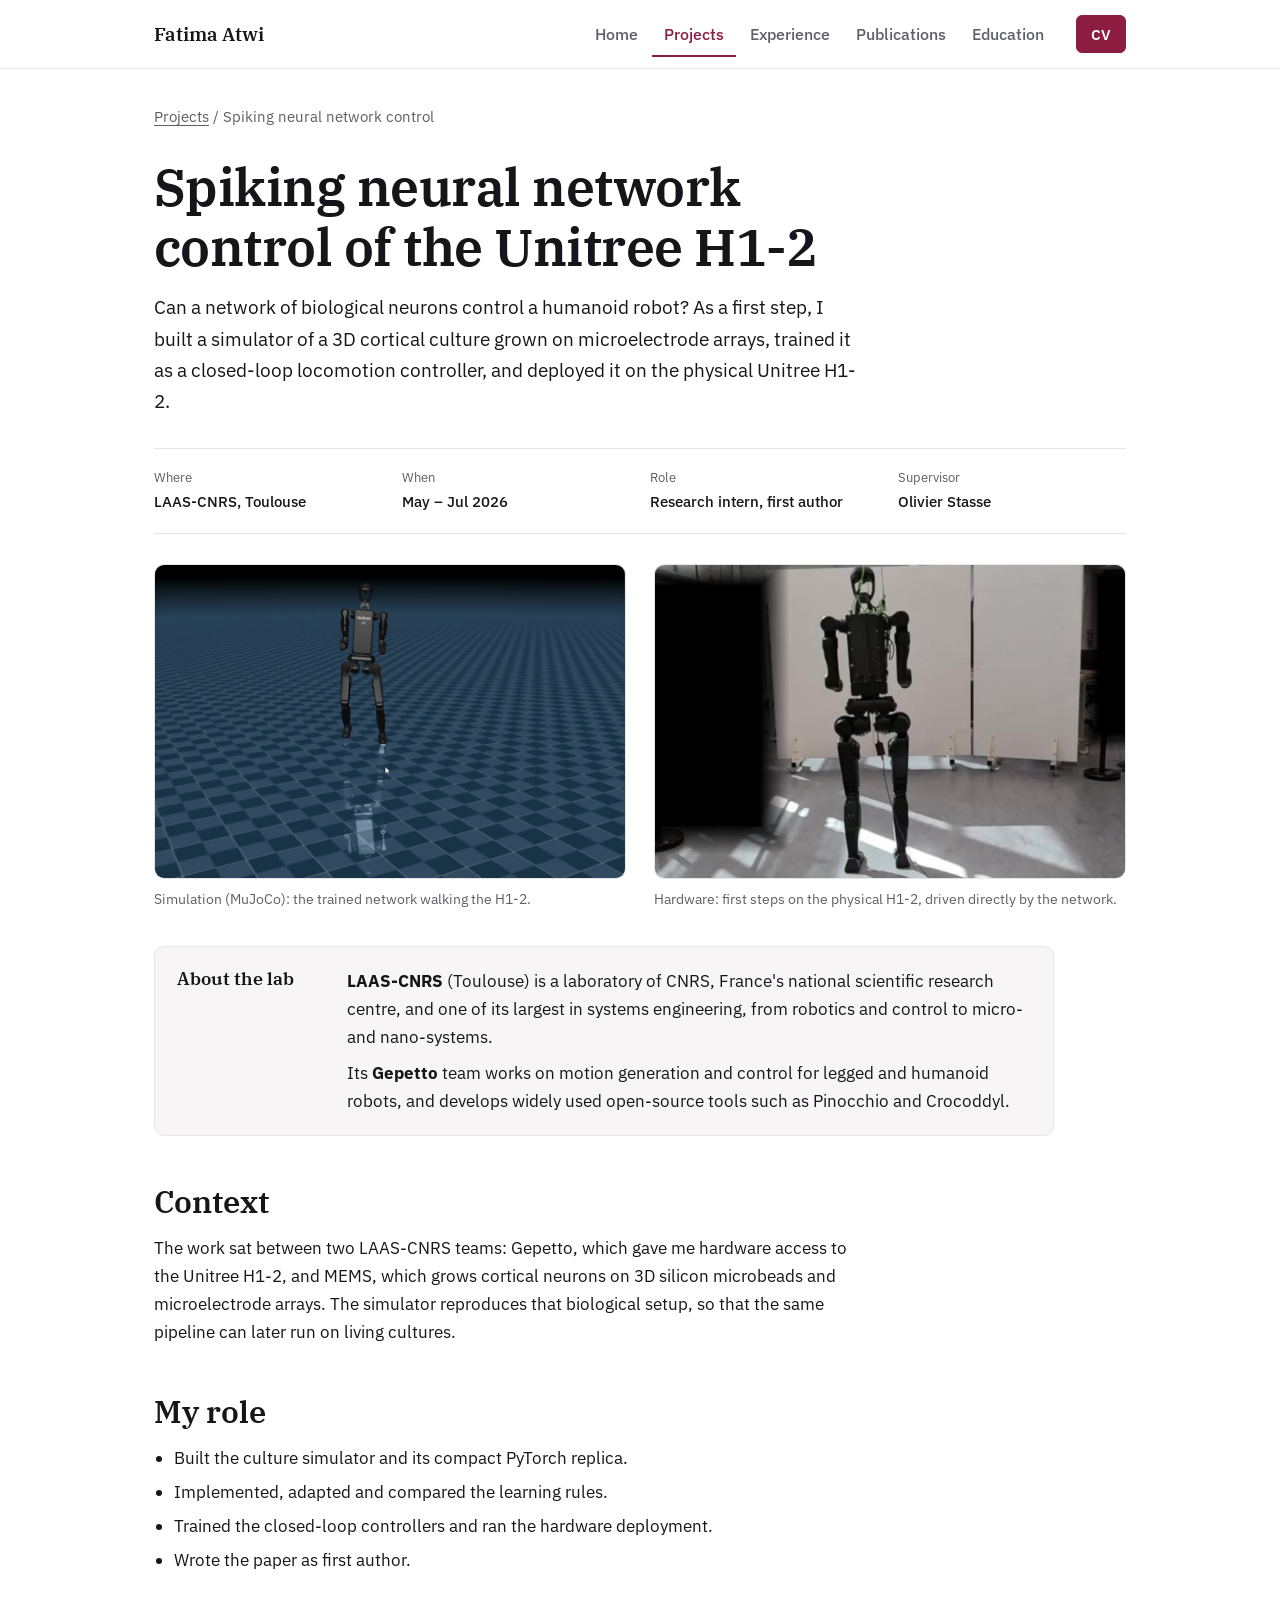
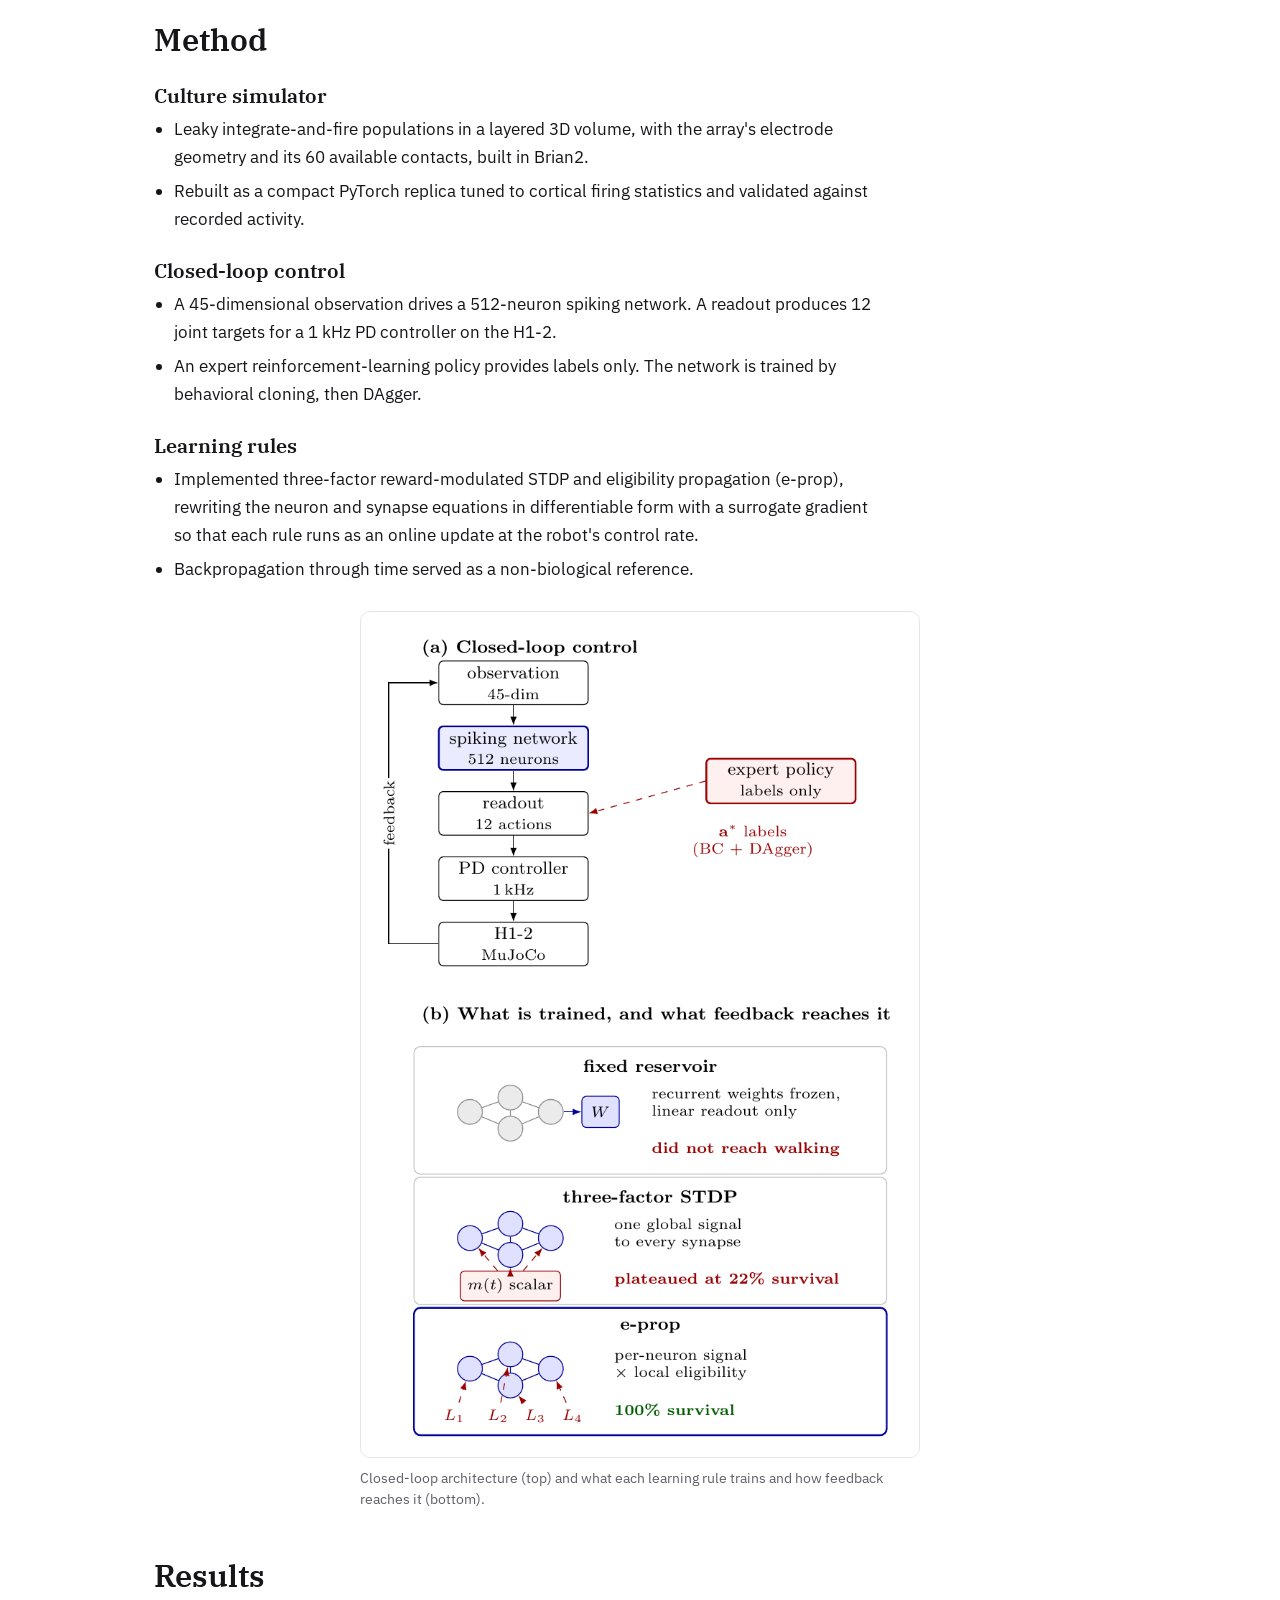
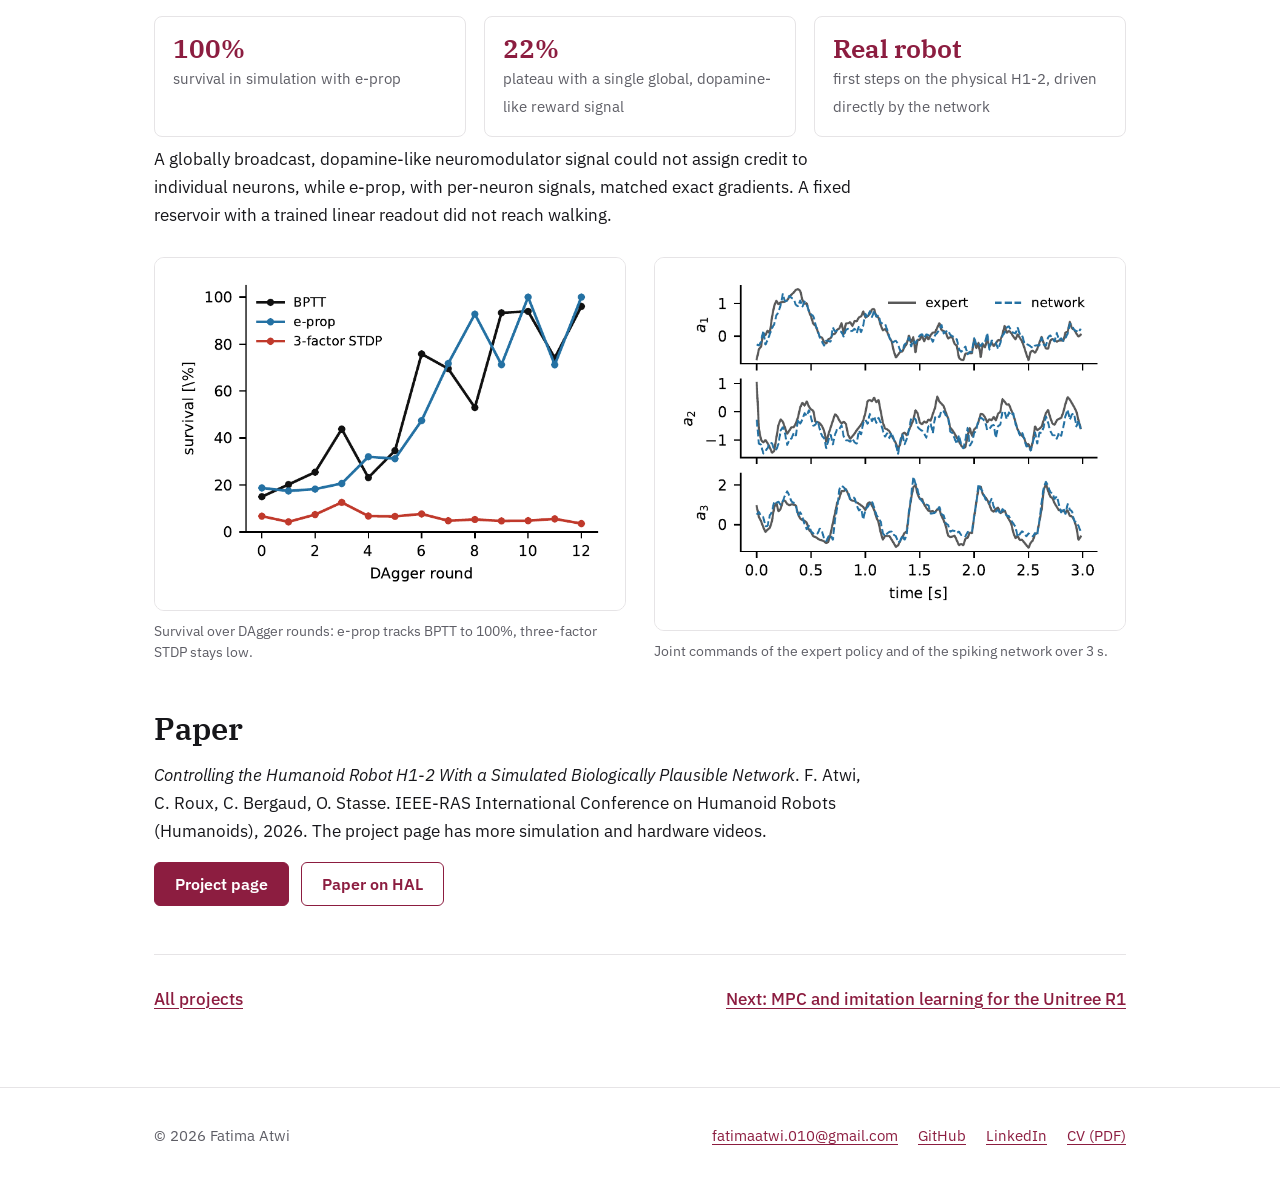
<file: projects/snn-humanoid-control.html>
<!DOCTYPE html>
<html lang="en">
<head>
<meta charset="utf-8">
<meta name="viewport" content="width=device-width, initial-scale=1">
<title>Spiking neural network control of the H1-2 | Fatima Atwi</title>
<meta name="description" content="A simulated 3D cortical culture trained with e-prop and R-STDP to control the Unitree H1-2 humanoid, deployed on hardware.">
<meta property="og:type" content="website">
<meta property="og:title" content="Spiking neural network control of the H1-2 | Fatima Atwi">
<meta property="og:description" content="A simulated 3D cortical culture trained with e-prop and R-STDP to control the Unitree H1-2 humanoid, deployed on hardware.">
<meta property="og:url" content="https://fatima-at.github.io/projects/snn-humanoid-control.html">
<meta property="og:image" content="https://fatima-at.github.io/assets/img/og-preview.jpg">
<meta name="twitter:card" content="summary_large_image">
<link rel="icon" href="../assets/img/favicon.svg" type="image/svg+xml">
<link rel="preconnect" href="https://fonts.googleapis.com">
<link rel="preconnect" href="https://fonts.gstatic.com" crossorigin>
<link href="https://fonts.googleapis.com/css2?family=IBM+Plex+Sans:wght@400;500;600&family=IBM+Plex+Serif:wght@500;600&display=swap" rel="stylesheet">
<link rel="stylesheet" href="../assets/css/style.css">
</head>
<body>
<header class="site-head">
  <div class="wrap">
    <a class="brand" href="../index.html">Fatima Atwi</a>
    <nav class="nav" aria-label="Main"><a href="../index.html">Home</a><a href="../projects.html" aria-current="page">Projects</a><a href="../experience.html">Experience</a><a href="../publications.html">Publications</a><a href="../education.html">Education</a></nav>
    <a class="btn btn-primary btn-small" href="../assets/cv/Fatima_Atwi_CV.pdf" target="_blank" rel="noopener">CV</a>
  </div>
</header>
<main class="wrap">

<p class="crumbs"><a href="../projects.html">Projects</a> / Spiking neural network control</p>
<section class="detail-head">
  <h1>Spiking neural network control of the Unitree H1-2</h1>
  <p class="summary">Can a network of biological neurons control a humanoid robot? As a first step, I built a simulator of a 3D cortical culture grown on microelectrode arrays, trained it as a closed-loop locomotion controller, and deployed it on the physical Unitree H1-2.</p>
  <dl class="meta">
    <div><dt>Where</dt><dd>LAAS-CNRS, Toulouse</dd></div>
    <div><dt>When</dt><dd>May – Jul 2026</dd></div>
    <div><dt>Role</dt><dd>Research intern, first author</dd></div>
    <div><dt>Supervisor</dt><dd>Olivier Stasse</dd></div>
  </dl>
</section>

<div class="figrow">
  <figure>
  <div class="media"><video autoplay muted loop playsinline poster="../assets/img/h1-2-sim-poster.jpg"><source src="../assets/media/h1-2-sim.mp4" type="video/mp4"></video></div>
  <figcaption>Simulation (MuJoCo): the trained network walking the H1-2.</figcaption>
</figure>
  <figure>
  <div class="media"><video autoplay muted loop playsinline poster="../assets/img/h1-2-hardware-steps-poster.jpg"><source src="../assets/media/h1-2-hardware-steps.mp4" type="video/mp4"></video></div>
  <figcaption>Hardware: first steps on the physical H1-2, driven directly by the network.</figcaption>
</figure>
</div>

<aside class="lab" aria-label="About the lab">
  <h2>About the lab</h2>
  <div>
    <p><strong>LAAS-CNRS</strong> (Toulouse) is a laboratory of CNRS, France's national scientific research centre, and one of its largest in systems engineering, from robotics and control to micro- and nano-systems.</p>
    <p>Its <strong>Gepetto</strong> team works on motion generation and control for legged and humanoid robots, and develops widely used open-source tools such as Pinocchio and Crocoddyl.</p>
  </div>
</aside>

<div class="prose">
  <h2>Context</h2>
  <p>The work sat between two LAAS-CNRS teams: Gepetto, which gave me hardware access to the Unitree H1-2, and MEMS, which grows cortical neurons on 3D silicon microbeads and microelectrode arrays. The simulator reproduces that biological setup, so that the same pipeline can later run on living cultures.</p>

  <h2>My role</h2>
  <ul>
    <li>Built the culture simulator and its compact PyTorch replica.</li>
    <li>Implemented, adapted and compared the learning rules.</li>
    <li>Trained the closed-loop controllers and ran the hardware deployment.</li>
    <li>Wrote the paper as first author.</li>
  </ul>

  <h2>Method</h2>
  <h3>Culture simulator</h3>
  <ul>
    <li>Leaky integrate-and-fire populations in a layered 3D volume, with the array's electrode geometry and its 60 available contacts, built in Brian2.</li>
    <li>Rebuilt as a compact PyTorch replica tuned to cortical firing statistics and validated against recorded activity.</li>
  </ul>
  <h3>Closed-loop control</h3>
  <ul>
    <li>A 45-dimensional observation drives a 512-neuron spiking network. A readout produces 12 joint targets for a 1 kHz PD controller on the H1-2.</li>
    <li>An expert reinforcement-learning policy provides labels only. The network is trained by behavioral cloning, then DAgger.</li>
  </ul>
  <h3>Learning rules</h3>
  <ul>
    <li>Implemented three-factor reward-modulated STDP and eligibility propagation (e-prop), rewriting the neuron and synapse equations in differentiable form with a surrogate gradient so that each rule runs as an online update at the robot's control rate.</li>
    <li>Backpropagation through time served as a non-biological reference.</li>
  </ul>
</div>

<figure class="fig-white narrow">
  <div class="media"><img src="../assets/img/fig-overview.png" alt="Closed-loop control diagram and comparison of learning rules"></div>
  <figcaption>Closed-loop architecture (top) and what each learning rule trains and how feedback reaches it (bottom).</figcaption>
</figure>

<div class="prose">
  <h2>Results</h2>
</div>
<ul class="results">
  <li><strong>100%</strong><span>survival in simulation with e-prop</span></li>
  <li><strong>22%</strong><span>plateau with a single global, dopamine-like reward signal</span></li>
  <li><strong>Real robot</strong><span>first steps on the physical H1-2, driven directly by the network</span></li>
</ul>
<div class="prose">
  <p>A globally broadcast, dopamine-like neuromodulator signal could not assign credit to individual neurons, while e-prop, with per-neuron signals, matched exact gradients. A fixed reservoir with a trained linear readout did not reach walking.</p>
</div>
<div class="figrow">
  <figure class="fig-white">
  <div class="media"><img src="../assets/img/fig-learning.png" alt="Survival rate per DAgger round for BPTT, e-prop and three-factor STDP"></div>
  <figcaption>Survival over DAgger rounds: e-prop tracks BPTT to 100%, three-factor STDP stays low.</figcaption>
</figure>
  <figure class="fig-white">
  <div class="media"><img src="../assets/img/fig-reconstruction.png" alt="Expert and network joint commands over three seconds"></div>
  <figcaption>Joint commands of the expert policy and of the spiking network over 3 s.</figcaption>
</figure>
</div>

<div class="prose">
  <h2>Paper</h2>
  <p><em>Controlling the Humanoid Robot H1-2 With a Simulated Biologically Plausible Network</em>. F. Atwi, C. Roux, C. Bergaud, O. Stasse. IEEE-RAS International Conference on Humanoid Robots (Humanoids), 2026. The project page has more simulation and hardware videos.</p>
</div>
<div class="actions">
  <a class="btn btn-primary" data-link="project" data-link-item href="#">Project page</a>
  <a class="btn btn-secondary" data-link="hal" data-link-item href="#">Paper on HAL</a>
</div>
<nav class="next" aria-label="More projects"><a href="../projects.html">All projects</a><a href="../projects/r1-mpc-imitation.html">Next: MPC and imitation learning for the Unitree R1</a></nav>

</main>
<footer class="site-foot">
  <div class="wrap">
    <span>&copy; <span id="year">2026</span> Fatima Atwi</span>
    <nav aria-label="Contact">
      <a data-link="email" data-link-item href="#"></a>
      <a data-link="github" data-link-item href="#">GitHub</a>
      <a data-link="linkedin" data-link-item href="#">LinkedIn</a>
      <a href="../assets/cv/Fatima_Atwi_CV.pdf" target="_blank" rel="noopener">CV (PDF)</a>
    </nav>
  </div>
</footer>
<script src="../assets/js/site.js"></script>
</body>
</html>
</file>
<file: assets/css/style.css>
/* Fatima Atwi, portfolio
   Palette: white ground, ink text, one burgundy accent.
   Type: IBM Plex Serif for headings, IBM Plex Sans for text. */

:root {
  --bg: #ffffff;
  --ink: #16161a;
  --muted: #5e5e66;
  --rule: #e6e4e6;
  --soft: #f7f5f6;
  --accent: #8c1d40;
  --accent-dark: #6f1633;
  --accent-soft: #f7ebef;
  --max: 1100px;
  --serif: "IBM Plex Serif", Georgia, "Times New Roman", serif;
  --sans: "IBM Plex Sans", system-ui, -apple-system, "Segoe UI", sans-serif;
}

* { box-sizing: border-box; min-width: 0; }
html { scroll-behavior: smooth; scroll-padding-top: 88px; }
body {
  margin: 0;
  background: var(--bg);
  color: var(--ink);
  font: 17px/1.65 var(--sans);
  -webkit-font-smoothing: antialiased;
  overflow-x: clip;
}
img, video, svg { max-width: 100%; display: block; }
a { color: var(--accent); text-decoration-thickness: 1px; text-underline-offset: 3px; }
a:hover { text-decoration-thickness: 2px; }
:focus-visible { outline: 2px solid var(--accent); outline-offset: 3px; border-radius: 4px; }
h1, h2, h3 { font-family: var(--serif); font-weight: 600; line-height: 1.15; margin: 0; text-wrap: balance; }
h1 { font-size: clamp(36px, 5vw, 52px); letter-spacing: -0.01em; }
h2 { font-size: clamp(25px, 3vw, 31px); }
h3 { font-size: 20px; }
p { margin: 0 0 1em; }
ul { margin: 0 0 1em; padding-left: 1.2em; }
li { margin-bottom: 0.35em; }
.wrap { max-width: var(--max); margin: 0 auto; padding-inline: max(5vw, 20px); }
.muted { color: var(--muted); }

/* Header */
.site-head { position: sticky; top: 0; z-index: 10; background: rgba(255, 255, 255, 0.96); border-bottom: 1px solid var(--rule); backdrop-filter: blur(6px); }
.site-head .wrap { display: flex; align-items: center; gap: 20px; min-height: 68px; }
.brand { font: 600 19px/1 var(--serif); color: var(--ink); text-decoration: none; margin-right: auto; white-space: nowrap; }
.nav { display: flex; gap: 2px; }
.nav a { flex: none; color: var(--muted); text-decoration: none; padding: 10px 12px; border-radius: 6px; font-weight: 500; font-size: 16px; white-space: nowrap; }
.nav a:hover { color: var(--ink); background: var(--soft); }
.nav a[aria-current="page"] { color: var(--accent); box-shadow: inset 0 -2px 0 var(--accent); border-radius: 0; }

/* Buttons */
.btn { display: inline-flex; align-items: center; justify-content: center; gap: 8px; min-height: 44px; padding: 0 20px; border-radius: 6px; border: 1.5px solid var(--accent); font: 600 16px/1 var(--sans); text-decoration: none; white-space: nowrap; cursor: pointer; }
.btn-primary { background: var(--accent); color: #fff; }
.btn-primary:hover { background: var(--accent-dark); border-color: var(--accent-dark); }
.btn-secondary { background: #fff; color: var(--accent); }
.btn-secondary:hover { background: var(--accent-soft); }
.btn-small { min-height: 38px; padding: 0 14px; font-size: 15px; }
.actions { display: flex; flex-wrap: wrap; gap: 12px; }

/* Page intro */
.page-head { padding: 56px 0 8px; }
.page-head p { font-size: 18px; color: var(--muted); max-width: 62ch; margin-top: 14px; }
section.block { padding: 40px 0; }
section.block + section.block { border-top: 1px solid var(--rule); }
.block > h2 { margin-bottom: 22px; }

/* Home hero */
.hero { display: grid; grid-template-columns: minmax(0, 1fr) minmax(0, 1.12fr); gap: 52px; align-items: center; padding: 64px 0 48px; }
.hero .role { font-size: 19px; color: var(--muted); margin: 14px 0 22px; }
.hero .lead { font-size: 18px; max-width: 50ch; }
.status { display: flex; align-items: baseline; gap: 10px; margin-top: 22px; font-weight: 500; }
.status::before { content: ""; flex: none; width: 9px; height: 9px; border-radius: 50%; background: var(--accent); transform: translateY(-1px); }

/* Media */
.media { background: var(--soft); border: 1px solid var(--rule); border-radius: 10px; overflow: hidden; }
.media video, .media img { width: 100%; height: auto; aspect-ratio: 3 / 2; object-fit: cover; background: #0e0e10; }
figure { margin: 0; }
figcaption { font-size: 14px; line-height: 1.5; color: var(--muted); margin-top: 10px; }
.fig-white img { background: #fff; padding: 14px; aspect-ratio: auto; object-fit: contain; }
figure.narrow { max-width: 560px; margin-inline: auto; }
.wide-fig, .prose + figure, .figrow + figure { margin-top: 28px; }

/* News */
.news { list-style: none; padding: 0; margin: 0; }
.news li { display: grid; grid-template-columns: 110px minmax(0, 1fr); gap: 20px; padding: 14px 0; border-top: 1px solid var(--rule); margin: 0; }
.news li:last-child { border-bottom: 1px solid var(--rule); }
.news time { color: var(--muted); font-weight: 500; white-space: nowrap; }

/* Project cards (home) */
.cards { display: grid; grid-template-columns: repeat(3, minmax(0, 1fr)); gap: 32px; }
.card { display: flex; flex-direction: column; gap: 12px; color: var(--ink); text-decoration: none; }
.card .media img { transition: transform 0.3s ease; }
.card:hover .media img { transform: scale(1.02); }
.card:hover h3 { color: var(--accent); }
.card p { color: var(--muted); font-size: 16px; margin: 0; }
.tags { display: flex; flex-wrap: wrap; gap: 6px; list-style: none; padding: 0; margin: 0; }
.tags li { font-size: 13px; font-weight: 500; color: var(--accent); background: var(--accent-soft); padding: 3px 9px; border-radius: 4px; margin: 0; }

/* Project rows (projects page) */
.proj-row { display: grid; grid-template-columns: minmax(0, 0.95fr) minmax(0, 1.05fr); gap: 40px; align-items: start; padding: 36px 0; border-top: 1px solid var(--rule); }
.proj-row:last-of-type { border-bottom: 1px solid var(--rule); }
.proj-row h3 { font-size: 23px; margin: 6px 0 12px; }
.proj-row h3 a { color: var(--ink); text-decoration: none; }
.proj-row h3 a:hover { color: var(--accent); }
.where { color: var(--muted); font-size: 15px; font-weight: 500; margin: 0; }
.proj-row .tags { margin: 14px 0 18px; }

.others { list-style: none; padding: 0; margin: 0; }
.others li { display: grid; grid-template-columns: 110px minmax(0, 1fr); gap: 24px; padding: 22px 0; border-top: 1px solid var(--rule); margin: 0; }
.others li:last-child { border-bottom: 1px solid var(--rule); }
.others .year { color: var(--muted); font-weight: 500; }
.others h3 { font-size: 19px; margin-bottom: 6px; }
.others p { margin: 0; color: var(--muted); }
.others .award { color: var(--accent); font-weight: 600; font-size: 15px; margin: 4px 0 6px; }
.others .media { margin-top: 14px; max-width: 520px; }

/* Project detail */
.crumbs { font-size: 15px; color: var(--muted); padding-top: 36px; }
.crumbs a { color: var(--muted); }
.detail-head { padding: 12px 0 0; }
.detail-head .summary { font-size: 19px; max-width: 64ch; margin-top: 16px; }
.meta { display: grid; grid-template-columns: repeat(4, minmax(0, 1fr)); gap: 20px; margin: 30px 0; padding: 18px 0; border-top: 1px solid var(--rule); border-bottom: 1px solid var(--rule); }
.meta dt { font-size: 13px; color: var(--muted); margin-bottom: 2px; }
.meta dd { margin: 0; font-size: 15px; font-weight: 500; }
.prose { max-width: 72ch; }
.prose h2 { margin: 48px 0 14px; }
.prose h3 { margin: 26px 0 8px; }
.figrow { display: grid; grid-template-columns: repeat(2, minmax(0, 1fr)); gap: 28px; margin: 28px 0; }
.wide-fig { margin: 32px 0; }
.results { display: grid; grid-template-columns: repeat(3, minmax(0, 1fr)); gap: 18px; margin: 22px 0 8px; list-style: none; padding: 0; }
.results li { border: 1px solid var(--rule); border-radius: 8px; padding: 16px 18px; margin: 0; }
.results strong { display: block; font: 600 26px/1.2 var(--serif); color: var(--accent); }
.results span { font-size: 15px; color: var(--muted); }
.next { display: flex; justify-content: space-between; gap: 20px; flex-wrap: wrap; padding: 30px 0 10px; margin-top: 48px; border-top: 1px solid var(--rule); font-weight: 500; }
.callout { background: var(--soft); border: 1px solid var(--rule); border-radius: 8px; padding: 16px 20px; margin: 22px 0; }

/* Experience */
.timeline { list-style: none; padding: 0; margin: 0; }
.timeline > li { display: grid; grid-template-columns: 170px minmax(0, 1fr); gap: 8px 36px; padding: 30px 0; border-top: 1px solid var(--rule); margin: 0; }
.timeline > li:last-child { border-bottom: 1px solid var(--rule); }
.timeline .when { color: var(--muted); font-weight: 500; white-space: nowrap; }
.timeline h3 { font-size: 22px; }
.timeline .org { font-weight: 500; margin: 4px 0 10px; }
.timeline ul { color: var(--ink); max-width: 70ch; }
.timeline .more { font-weight: 500; }

/* Publications */
.pub { border-top: 1px solid var(--rule); padding: 28px 0; }
.pub:last-of-type { border-bottom: 1px solid var(--rule); }
.pub .venue { font-weight: 600; color: var(--accent); font-size: 15px; margin-bottom: 6px; }
.pub h3 { font-size: 22px; line-height: 1.3; margin-bottom: 8px; }
.pub .authors { margin-bottom: 6px; }
.pub .actions { margin-top: 14px; }
.bib { display: none; margin-top: 14px; }
.bib.open { display: block; }
pre { background: var(--soft); border: 1px solid var(--rule); border-radius: 8px; padding: 16px; overflow-x: auto; font-size: 14px; line-height: 1.5; margin: 0 0 10px; }

/* Education */
.edu { display: grid; grid-template-columns: repeat(2, minmax(0, 1fr)); gap: 48px; }
.edu article { border-top: 2px solid var(--ink); padding-top: 20px; }
.edu .when { color: var(--muted); font-weight: 500; }
.edu h2 { font-size: 26px; margin: 6px 0 4px; }
.edu .degree { font-weight: 500; margin-bottom: 16px; }
.edu h3 { margin-bottom: 10px; }
.gpa { display: inline-flex; align-items: baseline; gap: 8px; background: var(--accent-soft); color: var(--accent); border-radius: 6px; padding: 6px 12px; font-weight: 600; margin-bottom: 18px; }
.gpa strong { font: 600 22px/1 var(--serif); }
.courses { columns: 2; column-gap: 28px; padding-left: 1.1em; }
.courses li { break-inside: avoid; }
.langs { display: flex; flex-wrap: wrap; gap: 12px 36px; list-style: none; padding: 0; margin: 0; }
.langs li { margin: 0; }

/* Footer */
.site-foot { margin-top: 64px; padding: 36px 0 44px; border-top: 1px solid var(--rule); color: var(--muted); font-size: 15px; }
.site-foot .wrap { display: flex; justify-content: space-between; gap: 20px; flex-wrap: wrap; }
.site-foot nav { display: flex; gap: 20px; flex-wrap: wrap; }

@media (max-width: 900px) {
  .hero, .proj-row { grid-template-columns: 1fr; gap: 28px; }
  .cards { grid-template-columns: 1fr 1fr; }
  .meta { grid-template-columns: 1fr 1fr; }
  .edu { grid-template-columns: 1fr; }
}
@media (max-width: 720px) {
  .site-head .wrap { flex-wrap: wrap; gap: 0 12px; padding-block: 10px; }
  .nav { order: 3; width: 100%; overflow-x: auto; margin: 6px -12px 0; }
  .cards, .figrow, .results { grid-template-columns: 1fr; }
  .timeline > li, .news li, .others li { grid-template-columns: 1fr; gap: 4px; }
  .courses { columns: 1; }
  body { font-size: 16px; }
}
@media (prefers-reduced-motion: reduce) {
  html { scroll-behavior: auto; }
  .card .media img { transition: none; }
}

/* Highlights */
.highlights { display: grid; grid-template-columns: repeat(3, minmax(0, 1fr)); gap: 16px; list-style: none; padding: 0; margin: 0; }
.highlights li { border-top: 2px solid var(--accent); padding: 14px 4px 0 0; margin: 0; font-weight: 500; line-height: 1.45; }
.highlights small { display: block; color: var(--muted); font-weight: 400; font-size: 14px; margin-top: 4px; }
.now { margin-top: 26px; color: var(--muted); max-width: 70ch; }
.now strong { color: var(--ink); font-weight: 600; }
.personal { color: var(--muted); font-size: 16px; margin-top: 14px; }

/* Skills */
.skills { display: grid; grid-template-columns: 220px minmax(0, 1fr); gap: 0; margin: 0; }
.skills dt, .skills dd { padding: 14px 0; border-top: 1px solid var(--rule); margin: 0; }
.skills dt { font-weight: 600; padding-right: 24px; }
.skills dd { color: var(--muted); }

/* Awards */
.awards { list-style: none; padding: 0; margin: 0; }
.awards li { display: grid; grid-template-columns: 110px minmax(0, 1fr); gap: 24px; padding: 14px 0; border-top: 1px solid var(--rule); margin: 0; }
.awards li:last-child { border-bottom: 1px solid var(--rule); }
.awards .year { color: var(--muted); font-weight: 500; }

/* Lab note */
.lab { display: grid; grid-template-columns: 150px minmax(0, 1fr); gap: 20px; align-items: start; background: var(--soft); border: 1px solid var(--rule); border-radius: 10px; padding: 20px 22px; margin: 36px 0 8px; max-width: 900px; }
.lab h2 { font-size: 18px; margin: 2px 0 0; }
.lab p { margin: 0; }
.lab p + p { margin-top: 8px; }

.strip img { aspect-ratio: auto; object-fit: contain; background: #0b1622; }
.card .strip-cover img { object-fit: cover; object-position: center; }

@media (max-width: 900px) {
  .highlights { grid-template-columns: 1fr 1fr; }
}
@media (max-width: 720px) {
  .highlights { grid-template-columns: 1fr; }
  .skills, .lab, .awards li { grid-template-columns: 1fr; }
  .skills dd { border-top: 0; padding-top: 0; }
  .lab { gap: 8px; }
}
.cards.two { grid-template-columns: repeat(2, minmax(0, 1fr)); }
@media (max-width: 720px) { .cards.two { grid-template-columns: 1fr; } }

.group { font: 600 16px/1.3 var(--sans); color: var(--accent); margin: 30px 0 4px; }
</file>
